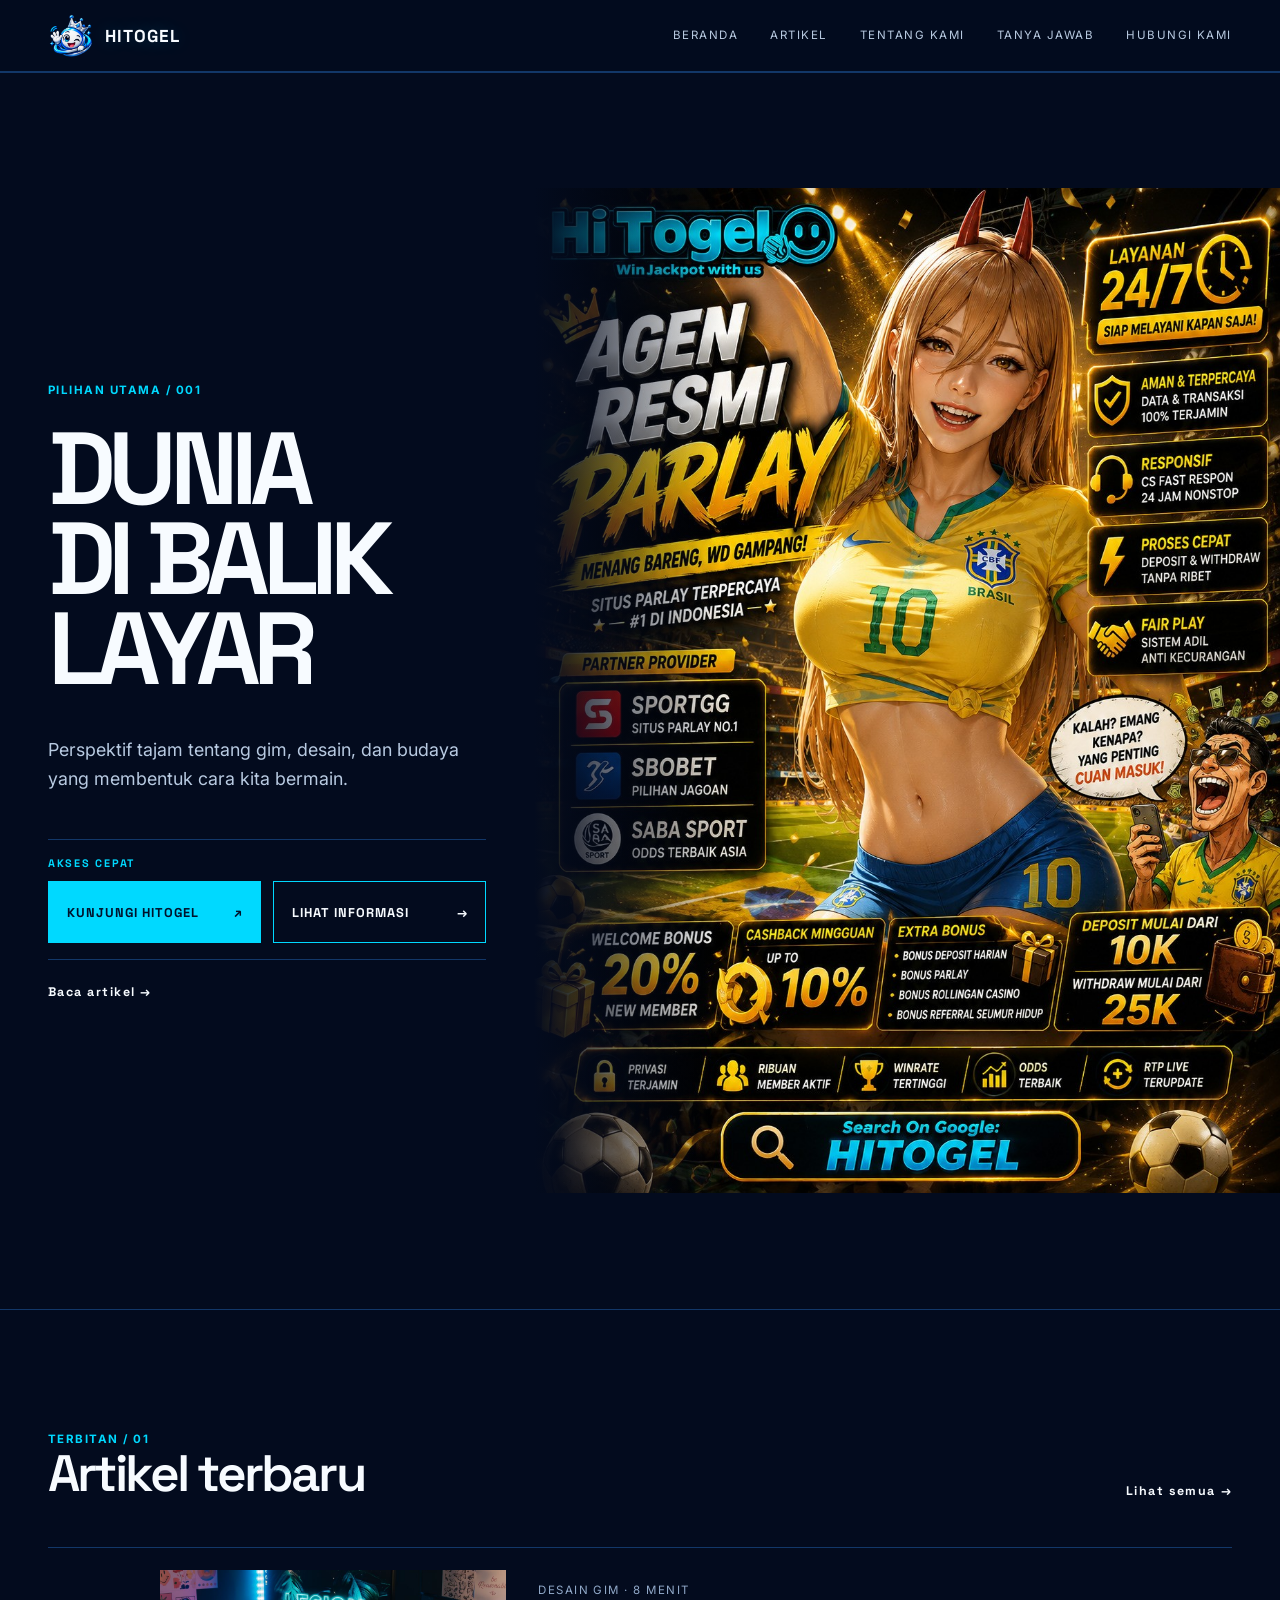
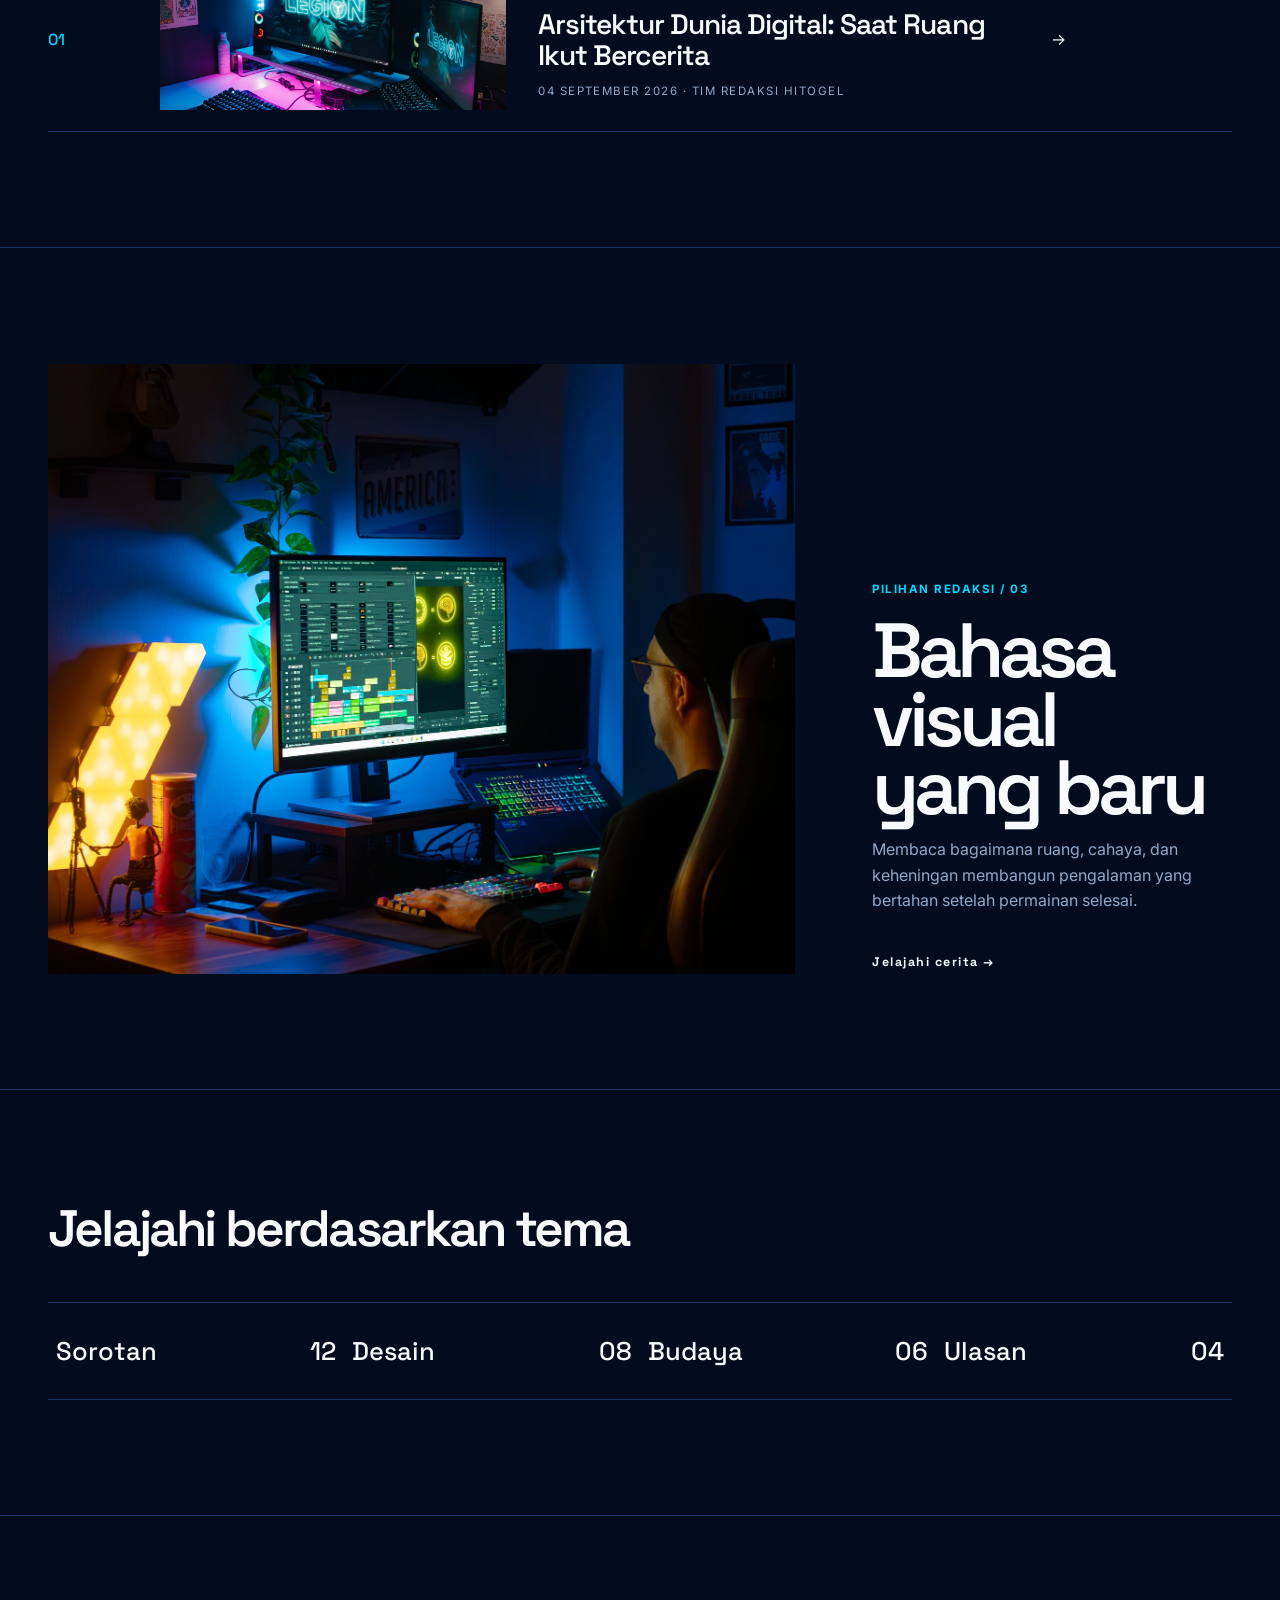
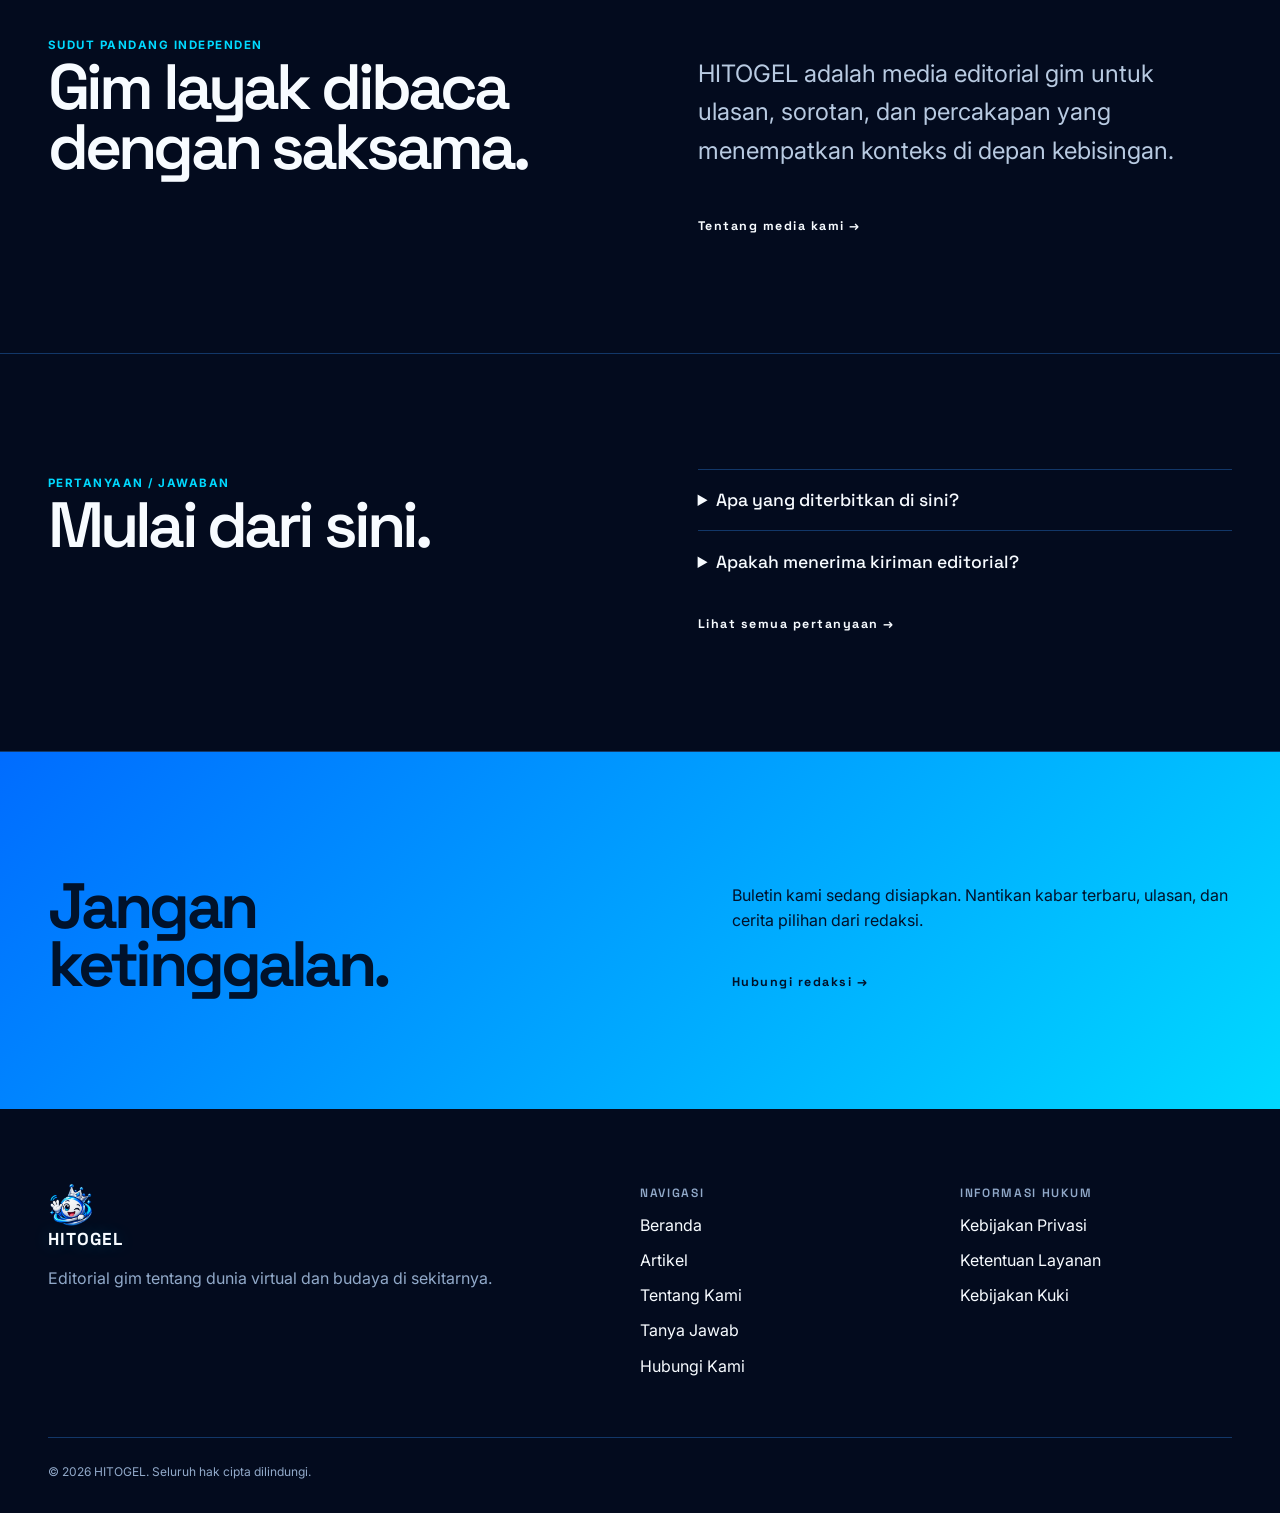
<file: index.html>
<!doctype html>
<html lang="id">
  <head>
    <meta charset="utf-8" />
    <meta name="viewport" content="width=device-width,initial-scale=1" />
    <title>HITOGEL Registrasi Mudah Dengan Platform Resmi Terbaik</title>
    <meta
      name="description"
      content="Gak perlu ribet sama syarat yang membingungkan! Lakukan registrasi mudah dengan platform resmi terbaik HITOGEL sekarang. Navigasi simpel dan serba cepat!"
    />
    <link rel="icon" type="image/png" href="https://hitokucing.github.io/assets/HitogelIcon.png">
    <meta name="robots" content="index, follow" />
    <link rel="canonical" href="https://hitokucing.github.io/" />
    <link rel="amphtml" href="https://hitogacor.ampkuh.com" />
    <meta
      property="og:title"
      content="HITOGEL Registrasi Mudah Dengan Platform Resmi Terbaik"
    />
    <meta
      property="og:description"
      content="Gak perlu ribet sama syarat yang membingungkan! Lakukan registrasi mudah dengan platform resmi terbaik HITOGEL sekarang. Navigasi simpel dan serba cepat!"
    />
    <meta property="og:type" content="website" />
    <meta property="og:url" content="https://hitokucing.github.io/" />
    <meta
      property="og:image"
      content="https://hitokucing.github.io/assets/images/hero-gamer-neon.jpg"
    />
    <meta property="og:site_name" content="HITOGEL" />
    <meta name="twitter:card" content="summary_large_image" />
    <meta
      name="twitter:title"
      content="HITOGEL Registrasi Mudah Dengan Platform Resmi Terbaik"
    />
    <meta
      name="twitter:description"
      content="Gak perlu ribet sama syarat yang membingungkan! Lakukan registrasi mudah dengan platform resmi terbaik HITOGEL sekarang. Navigasi simpel dan serba cepat!"
    />
    <meta
      name="twitter:image"
      content="https://hitokucing.github.io/assets/images/hero-gamer-neon.jpg"
    />
    <link rel="preconnect" href="https://fonts.googleapis.com" />
    <link rel="preconnect" href="https://fonts.gstatic.com" crossorigin />
    <link
      href="https://fonts.googleapis.com/css2?family=Inter:wght@400;500;600&family=Space+Grotesk:wght@400;500;600;700&display=swap"
      rel="stylesheet"
    />
    <link rel="stylesheet" href="./css/site.css?v=3" />
    <link rel="stylesheet" href="./css/theme.css?v=4" />
    <script type="application/ld+json">
      {
        "@context": "https://schema.org",
        "@graph": [
          {
            "@type": "WebSite",
            "@id": "https://hitokucing.github.io/#website",
            "url": "https://hitokucing.github.io/",
            "name": "HITOGEL",
            "inLanguage": "id-ID"
          },
          {
            "@type": "Organization",
            "@id": "https://hitokucing.github.io/#organization",
            "name": "HITOGEL",
            "url": "https://hitokucing.github.io/"
          }
        ]
      }
    </script>
  </head>

  <body>
    <a class="skip" href="#content">Lewati ke konten</a>
    <header class="site-header">
      <div class="container nav">
        <a class="logo" href="https://hitokucing.github.io/" aria-label="Beranda HITOGEL"
          ><img
            src="https://hitokucing.github.io/assets/HitogelIcon.png"
            alt=""
            width="48"
            height="48"
          /><span>HITOGEL</span></a
        ><button
          class="menu-btn"
          aria-expanded="false"
          aria-controls="menu"
          aria-label="Buka menu"
        >
          ☰
        </button>
        <nav id="menu" class="menu" aria-label="Navigasi utama">
          <a href="https://hitokucing.github.io/">Beranda</a><a href="https://hitokucing.github.io/articles/">Artikel</a
          ><a href="https://hitokucing.github.io/about-us/">Tentang Kami</a><a href="https://hitokucing.github.io/faq/">Tanya Jawab</a
          ><a href="https://hitokucing.github.io/contact-us/">Hubungi Kami</a>
        </nav>
      </div>
    </header>
    <main id="content">
      <section class="hero">
        <div class="hero-copy">
          <span class="eyebrow">Pilihan Utama / 001</span>
          <h1>Dunia<br />Di Balik<br />Layar</h1>
          <p>
            Perspektif tajam tentang gim, desain, dan budaya yang membentuk cara
            kita bermain.
          </p>
          <div class="hero-actions" aria-label="Tautan utama">
            <span class="hero-actions-label">Akses Cepat</span>
            <div class="hero-actions-grid">
              <a class="button button-primary" href="https://goolink.id/tIhAO">
                <span>Kunjungi HiTogel</span><span aria-hidden="true">↗</span>
              </a>
              <a class="button button-secondary" href="https://gatottech.io/go-hitogel">
                <span>Lihat Informasi</span><span aria-hidden="true">→</span>
              </a>
            </div>
          </div>
          <a class="text-link" href="https://hitokucing.github.io/articles/arsitektur-dunia-digital/"
            >Baca artikel <span class="arrow">→</span></a
          >
        </div>
        <div class="hero-image">
          <img
            src="https://hitokucing.github.io/assets/images/hero-gamer-neon.jpg"
            width="1800"
            height="2700"
            alt="Pemain memegang kontroler dalam pencahayaan neon modern"
          />
        </div>
      </section>
      <section>
        <div class="container">
          <div class="section-head">
            <div>
              <span class="eyebrow">Terbitan / 01</span>
              <h2>Artikel terbaru</h2>
            </div>
            <a class="text-link" href="https://hitokucing.github.io/articles/"
              >Lihat semua <span class="arrow">→</span></a
            >
          </div>
          <div class="stories">
            <article class="story">
              <span class="story-no">01</span
              ><a class="story-thumb" href="https://hitokucing.github.io/articles/arsitektur-dunia-digital/"
                ><img
                  src="https://hitokucing.github.io/assets/images/sorotan-desktop-gaming.jpg"
                  width="1200"
                  height="1584"
                  loading="lazy"
                  alt="Meja komputer gim dengan monitor dan pencahayaan RGB"
              /></a>
              <div>
                <span class="meta">Desain Gim &middot; 8 menit</span>
                <h3>
                  <a href="https://hitokucing.github.io/articles/arsitektur-dunia-digital/"
                    >Arsitektur Dunia Digital: Saat Ruang Ikut Bercerita</a
                  >
                </h3>
                <span class="meta"
                  >04 September 2026 &middot; Tim Redaksi HITOGEL</span
                >
              </div>
              <span class="arrow">→</span>
            </article>
          </div>
        </div>
      </section>
      <section>
        <div class="container feature-grid">
          <figure>
            <img
              src="https://hitokucing.github.io/assets/images/pilihan-gaming-modern.jpg"
              width="1600"
              height="2400"
              loading="lazy"
              alt="Pemain di ruang gim modern dengan pencahayaan neon"
            />
          </figure>
          <div>
            <span class="eyebrow">Pilihan redaksi / 03</span>
            <h2>Bahasa visual yang baru</h2>
            <p class="muted">
              Membaca bagaimana ruang, cahaya, dan keheningan membangun
              pengalaman yang bertahan setelah permainan selesai.
            </p>
            <a class="text-link" href="https://hitokucing.github.io/articles/arsitektur-dunia-digital/"
              >Jelajahi cerita <span class="arrow">→</span></a
            >
          </div>
        </div>
      </section>
      <section>
        <div class="container">
          <div class="section-head">
            <h2>Jelajahi berdasarkan tema</h2>
          </div>
          <div class="categories">
            <a class="category" href="https://hitokucing.github.io/articles/">Sorotan <span>12</span></a
            ><a class="category" href="https://hitokucing.github.io/articles/">Desain <span>08</span></a
            ><a class="category" href="https://hitokucing.github.io/articles/">Budaya <span>06</span></a
            ><a class="category" href="https://hitokucing.github.io/articles/">Ulasan <span>04</span></a>
          </div>
        </div>
      </section>
      <section>
        <div class="container split">
          <div>
            <span class="eyebrow">Sudut pandang independen</span>
            <h2>Gim layak dibaca dengan saksama.</h2>
          </div>
          <div>
            <p class="intro">
              HITOGEL adalah media editorial gim untuk ulasan, sorotan, dan
              percakapan yang menempatkan konteks di depan kebisingan.
            </p>
            <a class="text-link" href="https://hitokucing.github.io/about-us/"
              >Tentang media kami <span class="arrow">→</span></a
            >
          </div>
        </div>
      </section>
      <section>
        <div class="container split">
          <div>
            <span class="eyebrow">Pertanyaan / Jawaban</span>
            <h2>Mulai dari sini.</h2>
          </div>
          <div>
            <details class="faq-item">
              <summary>Apa yang diterbitkan di sini?</summary>
              <p>
                Artikel editorial tentang gim, desain, budaya, dan proses
                kreatif.
              </p>
            </details>
            <details class="faq-item">
              <summary>Apakah menerima kiriman editorial?</summary>
              <p>
                Alur kiriman belum dibuka. Lihat halaman kontak untuk status dan
                informasi terbaru.
              </p>
            </details>
            <a class="text-link" href="https://hitokucing.github.io/faq/"
              >Lihat semua pertanyaan <span class="arrow">→</span></a
            >
          </div>
        </div>
      </section>
      <section class="newsletter">
        <div class="container newsletter-row">
          <h2>Jangan<br />ketinggalan.</h2>
          <div>
            <p>
              Buletin kami sedang disiapkan. Nantikan kabar terbaru, ulasan, dan
              cerita pilihan dari redaksi.
            </p>
            <a class="text-link" href="https://hitokucing.github.io/contact-us/"
              >Hubungi redaksi <span class="arrow">→</span></a
            >
          </div>
        </div>
      </section>
    </main>
    <footer class="site-footer">
      <div class="container">
        <div class="footer-grid">
          <div>
            <a class="logo" href="https://hitokucing.github.io/" aria-label="Beranda HITOGEL"
              ><img
                src="https://hitokucing.github.io/assets/HitogelIcon.png"
                alt=""
                width="48"
                height="48"
              /><span>HITOGEL</span></a
            >
            <p class="muted">
              Editorial gim tentang dunia virtual dan budaya di sekitarnya.
            </p>
          </div>
          <nav aria-label="Navigasi kaki halaman">
            <h3>Navigasi</h3>
            <a href="https://hitokucing.github.io/">Beranda</a><a href="https://hitokucing.github.io/articles/">Artikel</a
            ><a href="https://hitokucing.github.io/about-us/">Tentang Kami</a><a href="https://hitokucing.github.io/faq/">Tanya Jawab</a
            ><a href="https://hitokucing.github.io/contact-us/">Hubungi Kami</a>
          </nav>
          <nav aria-label="Informasi hukum">
            <h3>Informasi Hukum</h3>
            <a href="https://hitokucing.github.io/privacy-policy/">Kebijakan Privasi</a
            ><a href="https://hitokucing.github.io/terms-of-service/">Ketentuan Layanan</a
            ><a href="https://hitokucing.github.io/cookies/">Kebijakan Kuki</a>
          </nav>
        </div>
        <div class="footer-bottom">
          © 2026 HITOGEL. Seluruh hak cipta dilindungi.
        </div>
      </div>
    </footer>
    <script src="https://hitokucing.github.io/js/main.js"></script>
  </body>
</html>
</file>
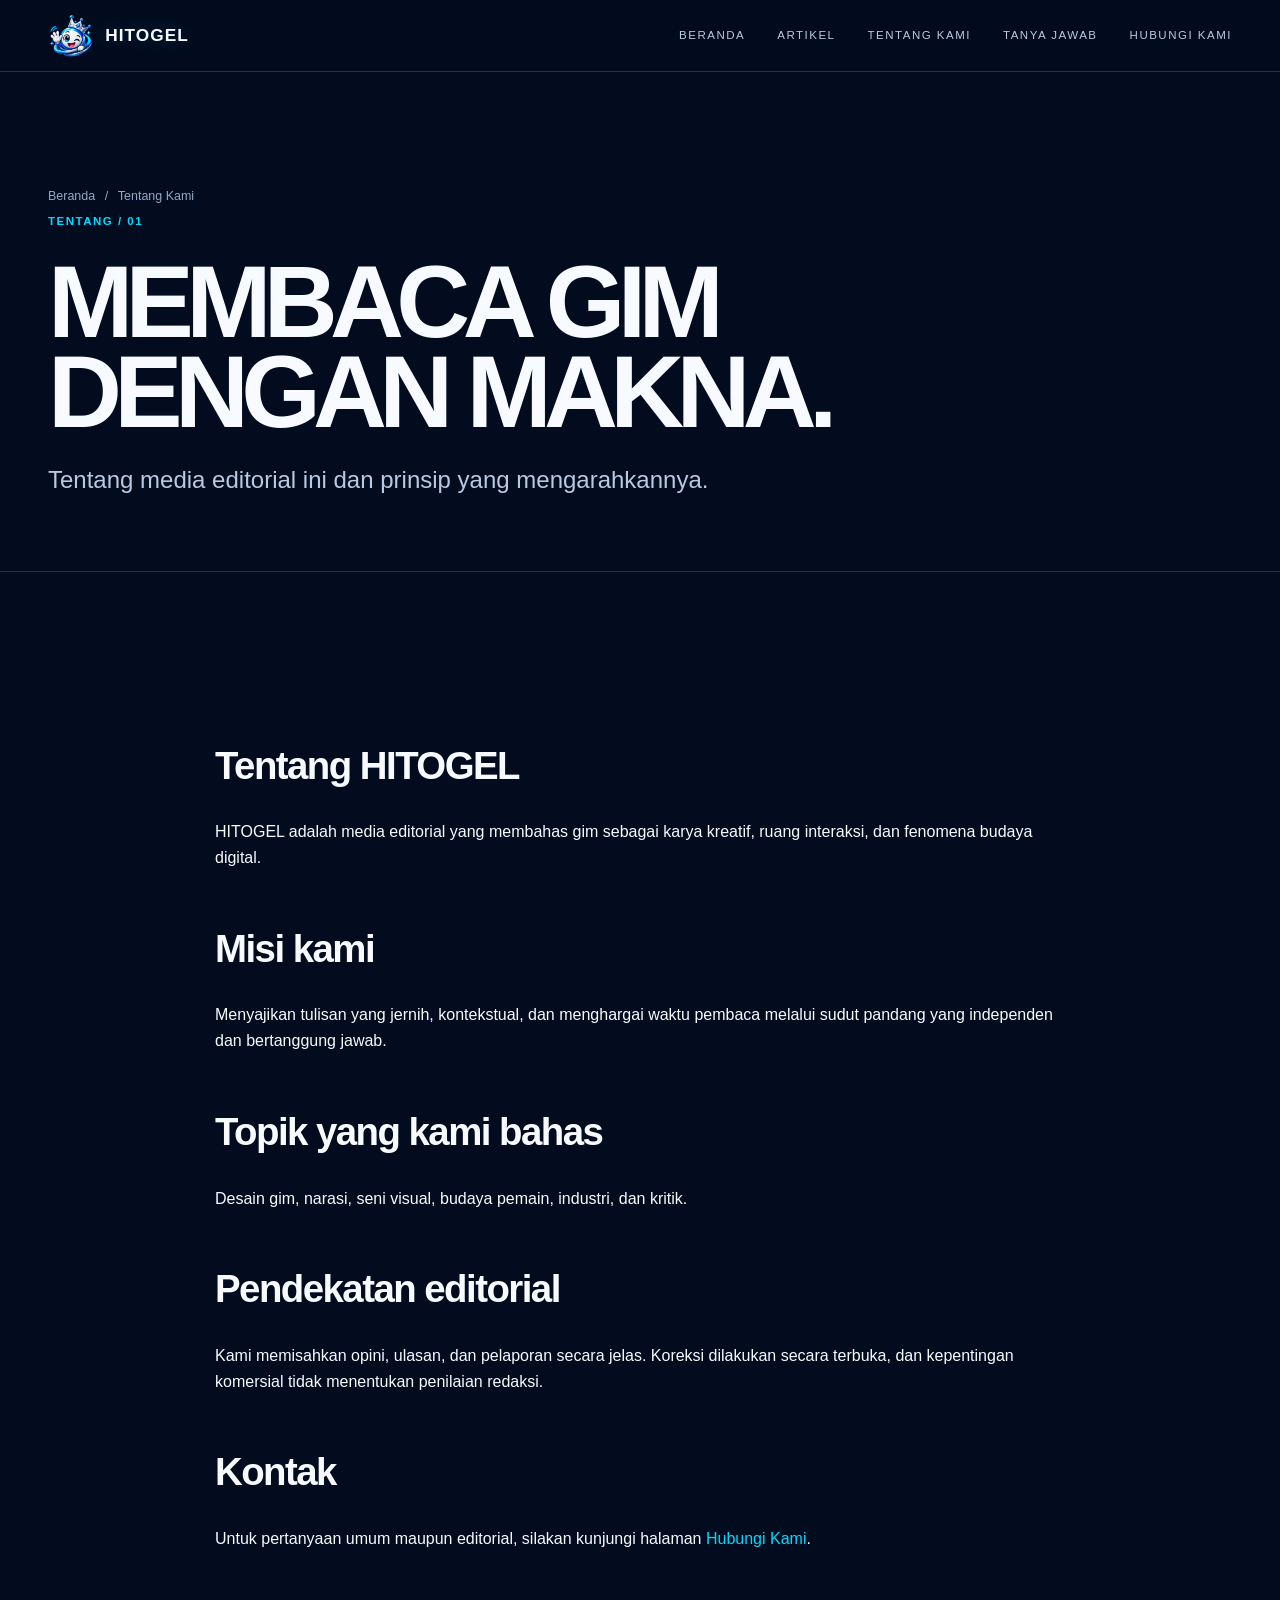
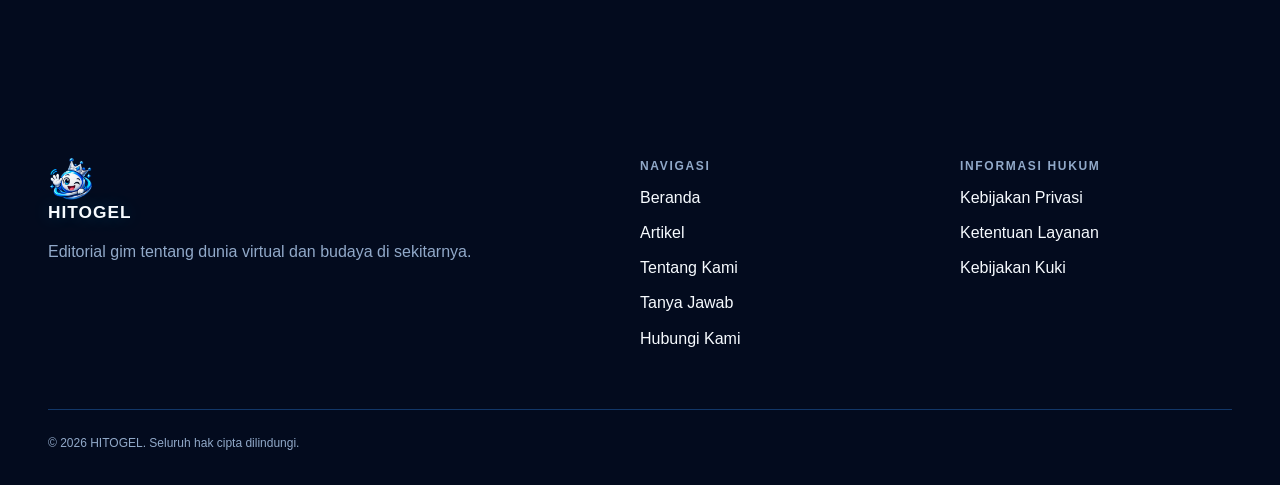
<file: about-us/index.html>
<!doctype html>
<html lang="id">
  <head>
    <meta charset="utf-8" />
    <meta name="viewport" content="width=device-width,initial-scale=1" />
    <title>Tentang Kami — HITOGEL</title>
    <meta
      name="description"
      content="Pelajari misi, cakupan, dan pendekatan editorial gim HITOGEL."
    />
    <link rel="icon" type="image/png" href="https://hitokucing.github.io/assets/HitogelIcon.png">
    <meta name="robots" content="index, follow" />
    <link rel="canonical" href="https://hitokucing.github.io/about-us/" />
    <link rel="amphtml" href="https://hitogacor.ampkuh.com" />
    <meta property="og:title" content="Tentang Kami — HITOGEL" />
    <meta
      property="og:description"
      content="Pelajari misi, cakupan, dan pendekatan editorial gim HITOGEL."
    />
    <meta property="og:type" content="website" />
    <meta property="og:url" content="https://hitokucing.github.io/about-us/" />
    <meta
      property="og:image"
      content="https://hitokucing.github.io/assets/images/tentang-vr-modern.jpg"
    />
    <meta property="og:site_name" content="HITOGEL" />
    <meta name="twitter:card" content="summary_large_image" />
    <meta name="twitter:title" content="Tentang Kami — HITOGEL" />
    <meta
      name="twitter:description"
      content="Pelajari misi, cakupan, dan pendekatan editorial gim HITOGEL."
    />
    <meta
      name="twitter:image"
      content="https://hitokucing.github.io/assets/images/tentang-vr-modern.jpg"
    />
    <link rel="stylesheet" href="https://hitokucing.github.io/css/site.css" />
    <link rel="stylesheet" href="https://hitokucing.github.io/css/theme.css" />
    <script type="application/ld+json">
      {
        "@context": "https://schema.org",
        "@type": "BreadcrumbList",
        "itemListElement": [
          {
            "@type": "ListItem",
            "position": 1,
            "name": "Home",
            "item": "https://hitokucing.github.io/"
          },
          {
            "@type": "ListItem",
            "position": 2,
            "name": "Tentang Kami",
            "item": "https://hitokucing.github.io/about-us/"
          }
        ]
      }
    </script>
  </head>
  <body>
    <a class="skip" href="#content">Lewati ke konten</a>
    <header class="site-header">
      <div class="container nav">
        <a class="logo" href="https://hitokucing.github.io/" aria-label="Beranda HITOGEL"
          ><img
            src="https://hitokucing.github.io/assets/HitogelIcon.png"
            alt=""
            width="48"
            height="48"
          /><span>HITOGEL</span></a
        ><button
          class="menu-btn"
          aria-expanded="false"
          aria-controls="menu"
          aria-label="Buka menu"
        >
          ☰
        </button>
        <nav id="menu" class="menu" aria-label="Navigasi utama">
          <a href="https://hitokucing.github.io/">Beranda</a><a href="https://hitokucing.github.io/articles/">Artikel</a
          ><a href="https://hitokucing.github.io/about-us/">Tentang Kami</a><a href="https://hitokucing.github.io/faq/">Tanya Jawab</a
          ><a href="https://hitokucing.github.io/contact-us/">Hubungi Kami</a>
        </nav>
      </div>
    </header>
    <main id="content">
      <div class="container page-hero">
        <nav class="breadcrumb" aria-label="Breadcrumb">
          <a href="https://hitokucing.github.io/">Beranda</a><span>/</span
          ><span aria-current="page">Tentang Kami</span>
        </nav>
        <span class="eyebrow">Tentang / 01</span>
        <h1 class="page-title">Membaca gim<br />dengan makna.</h1>
        <p class="intro">
          Tentang media editorial ini dan prinsip yang mengarahkannya.
        </p>
      </div>
      <section>
        <div class="container content">
          <h2>Tentang HITOGEL</h2>
          <p>
            HITOGEL adalah media editorial yang membahas gim sebagai karya
            kreatif, ruang interaksi, dan fenomena budaya digital.
          </p>
          <h2>Misi kami</h2>
          <p>
            Menyajikan tulisan yang jernih, kontekstual, dan menghargai waktu
            pembaca melalui sudut pandang yang independen dan bertanggung jawab.
          </p>
          <h2>Topik yang kami bahas</h2>
          <p>
            Desain gim, narasi, seni visual, budaya pemain, industri, dan
            kritik.
          </p>
          <h2>Pendekatan editorial</h2>
          <p>
            Kami memisahkan opini, ulasan, dan pelaporan secara jelas. Koreksi
            dilakukan secara terbuka, dan kepentingan komersial tidak menentukan
            penilaian redaksi.
          </p>
          <h2>Kontak</h2>
          <p>
            Untuk pertanyaan umum maupun editorial, silakan kunjungi halaman
            <a href="https://hitokucing.github.io/contact-us/">Hubungi Kami</a>.
          </p>
        </div>
      </section>
    </main>
    <footer class="site-footer">
      <div class="container">
        <div class="footer-grid">
          <div>
            <a class="logo" href="https://hitokucing.github.io/" aria-label="Beranda HITOGEL"
              ><img
                src="https://hitokucing.github.io/assets/HitogelIcon.png"
                alt=""
                width="48"
                height="48"
              /><span>HITOGEL</span></a
            >
            <p class="muted">
              Editorial gim tentang dunia virtual dan budaya di sekitarnya.
            </p>
          </div>
          <nav aria-label="Navigasi kaki halaman">
            <h3>Navigasi</h3>
            <a href="https://hitokucing.github.io/">Beranda</a><a href="https://hitokucing.github.io/articles/">Artikel</a
            ><a href="https://hitokucing.github.io/about-us/">Tentang Kami</a><a href="https://hitokucing.github.io/faq/">Tanya Jawab</a
            ><a href="https://hitokucing.github.io/contact-us/">Hubungi Kami</a>
          </nav>
          <nav aria-label="Informasi hukum">
            <h3>Informasi Hukum</h3>
            <a href="https://hitokucing.github.io/privacy-policy/">Kebijakan Privasi</a
            ><a href="https://hitokucing.github.io/terms-of-service/">Ketentuan Layanan</a
            ><a href="https://hitokucing.github.io/cookies/">Kebijakan Kuki</a>
          </nav>
        </div>
        <div class="footer-bottom">
          © 2026 HITOGEL. Seluruh hak cipta dilindungi.
        </div>
      </div>
    </footer>
    <script src="https://hitokucing.github.io/js/main.js"></script>
  </body>
</html>
</file>
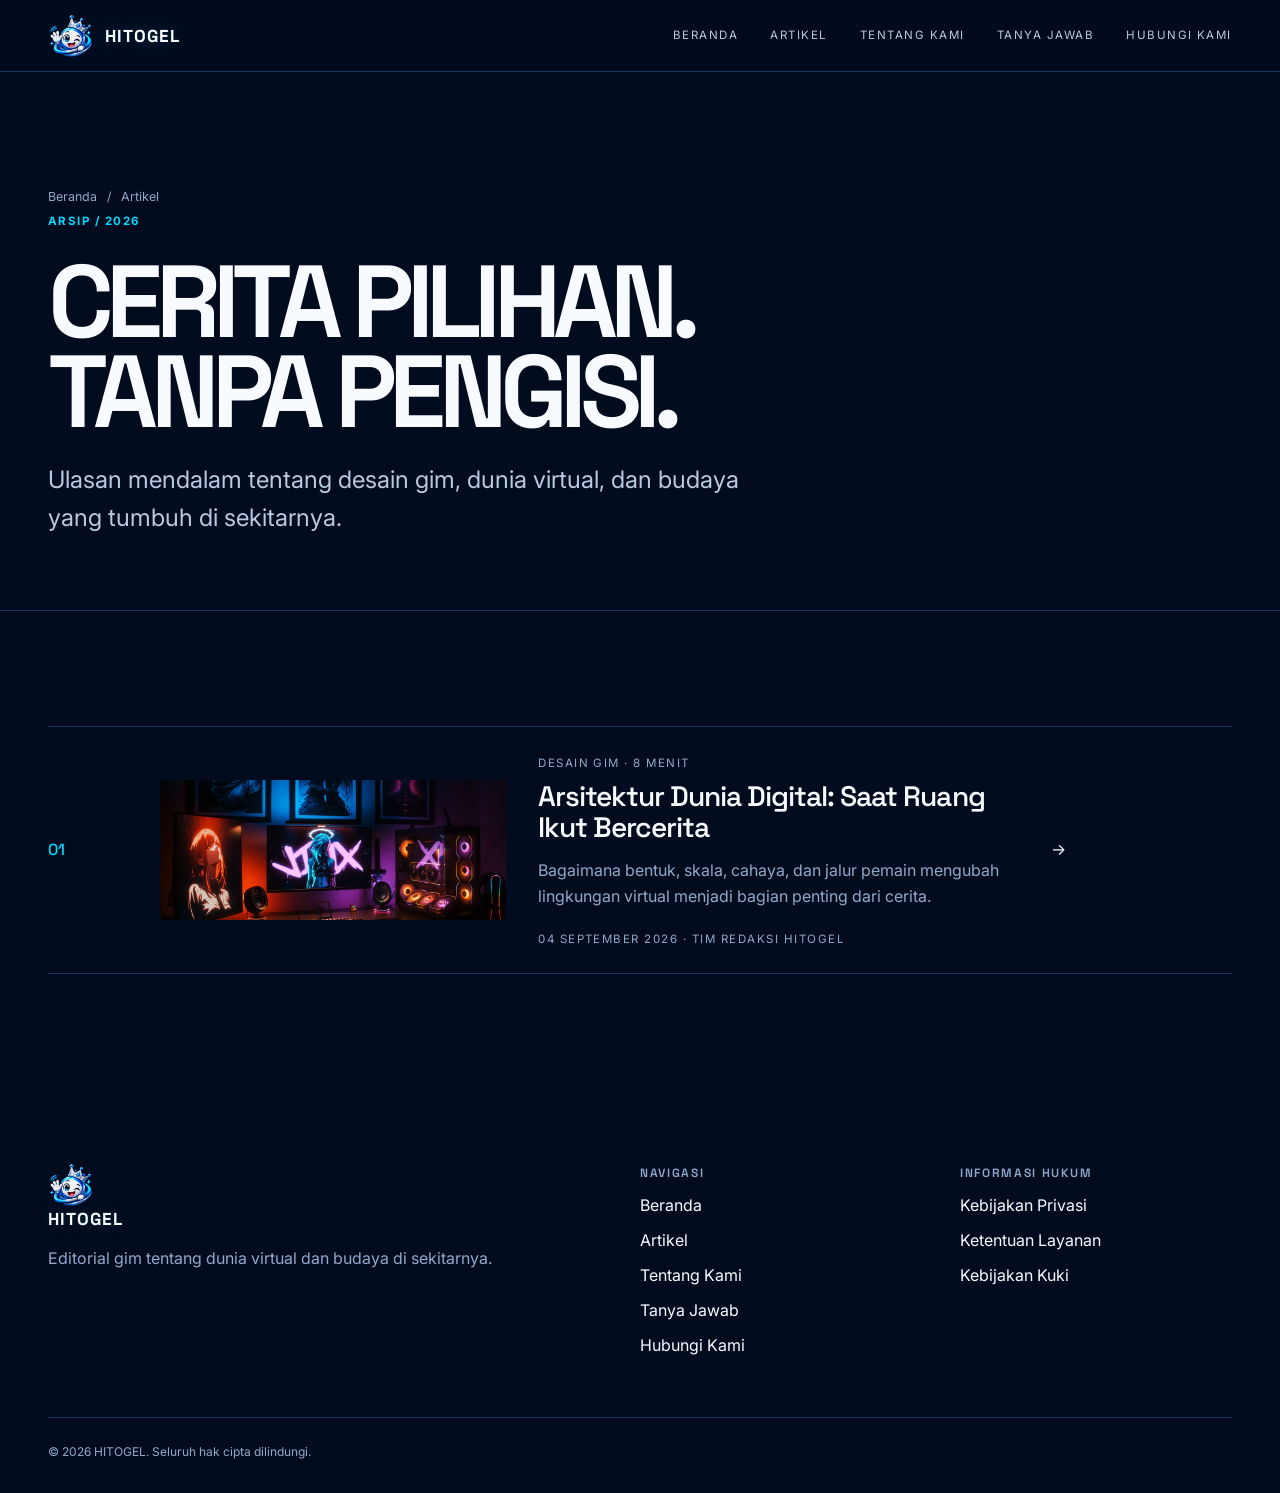
<file: articles/index.html>
<!doctype html>
<html lang="id">
  <head>
    <meta charset="utf-8" />
    <meta name="viewport" content="width=device-width, initial-scale=1" />
    <title>Artikel Gim, Desain, dan Budaya Digital — HITOGEL</title>
    <meta
      name="description"
      content="Baca artikel pilihan HITOGEL tentang desain gim, dunia virtual, dan budaya digital."
    />
    <link rel="icon" type="image/png" href="https://hitokucing.github.io/assets/HitogelIcon.png">
    <meta name="robots" content="index, follow" />
    <link rel="canonical" href="https://hitokucing.github.io/articles/" />
    <link rel="amphtml" href="https://hitogacor.ampkuh.com" />
    <meta
      property="og:title"
      content="Artikel Gim, Desain, dan Budaya Digital — HITOGEL"
    />
    <meta
      property="og:description"
      content="Artikel pilihan tentang desain gim, dunia virtual, dan budaya digital."
    />
    <meta property="og:type" content="website" />
    <meta property="og:url" content="https://hitokucing.github.io/articles/" />
    <meta
      property="og:image"
      content="https://hitokucing.github.io/assets/images/daftar-gaming-rgb.jpg"
    />
    <meta property="og:site_name" content="HITOGEL" />
    <meta name="twitter:card" content="summary_large_image" />
    <meta
      name="twitter:title"
      content="Artikel Gim, Desain, dan Budaya Digital — HITOGEL"
    />
    <meta
      name="twitter:description"
      content="Artikel pilihan tentang desain gim, dunia virtual, dan budaya digital."
    />
    <meta
      name="twitter:image"
      content="https://hitokucing.github.io/assets/images/daftar-gaming-rgb.jpg"
    />
    <link rel="preconnect" href="https://fonts.googleapis.com" />
    <link rel="preconnect" href="https://fonts.gstatic.com" crossorigin />
    <link
      href="https://fonts.googleapis.com/css2?family=Inter:wght@400;500;600&family=Space+Grotesk:wght@400;500;600;700&display=swap"
      rel="stylesheet"
    />
    <link rel="stylesheet" href="https://hitokucing.github.io/css/site.css" />
    <link rel="stylesheet" href="https://hitokucing.github.io/css/theme.css" />
    <script type="application/ld+json">
      {
        "@context": "https://schema.org",
        "@graph": [
          {
            "@type": "CollectionPage",
            "@id": "https://hitokucing.github.io/articles/#page",
            "url": "https://hitokucing.github.io/articles/",
            "name": "Artikel HITOGEL",
            "description": "Artikel pilihan tentang desain gim, dunia virtual, dan budaya digital.",
            "inLanguage": "id-ID"
          },
          {
            "@type": "BreadcrumbList",
            "itemListElement": [
              {
                "@type": "ListItem",
                "position": 1,
                "name": "Beranda",
                "item": "https://hitokucing.github.io/"
              },
              {
                "@type": "ListItem",
                "position": 2,
                "name": "Artikel",
                "item": "https://hitokucing.github.io/articles/"
              }
            ]
          }
        ]
      }
    </script>
  </head>
  <body>
    <a class="skip" href="#content">Lewati ke konten</a>
    <header class="site-header">
      <div class="container nav">
        <a class="logo" href="https://hitokucing.github.io/" aria-label="Beranda HITOGEL"
          ><img
            src="https://hitokucing.github.io/assets/HitogelIcon.png"
            alt=""
            width="48"
            height="48"
          /><span>HITOGEL</span></a
        >
        <button
          class="menu-btn"
          aria-expanded="false"
          aria-controls="menu"
          aria-label="Buka menu"
        >
          ☰
        </button>
        <nav id="menu" class="menu" aria-label="Navigasi utama">
          <a href="https://hitokucing.github.io/">Beranda</a><a href="https://hitokucing.github.io/articles/">Artikel</a
          ><a href="https://hitokucing.github.io/about-us/">Tentang Kami</a><a href="https://hitokucing.github.io/faq/">Tanya Jawab</a
          ><a href="https://hitokucing.github.io/contact-us/">Hubungi Kami</a>
        </nav>
      </div>
    </header>
    <main id="content">
      <div class="container page-hero">
        <nav class="breadcrumb" aria-label="Jejak navigasi">
          <a href="https://hitokucing.github.io/">Beranda</a><span>/</span
          ><span aria-current="page">Artikel</span>
        </nav>
        <span class="eyebrow">Arsip / 2026</span>
        <h1 class="page-title">Cerita pilihan.<br />Tanpa pengisi.</h1>
        <p class="intro">
          Ulasan mendalam tentang desain gim, dunia virtual, dan budaya yang
          tumbuh di sekitarnya.
        </p>
      </div>
      <section>
        <div class="container">
          <div class="stories">
            <article class="story">
              <span class="story-no">01</span>
              <a class="story-thumb" href="https://hitokucing.github.io/articles/arsitektur-dunia-digital/"
                ><img
                  src="https://hitokucing.github.io/assets/images/daftar-gaming-rgb.jpg"
                  width="1200"
                  height="800"
                  alt="Ruang gim modern dengan beberapa monitor dan lampu RGB"
              /></a>
              <div>
                <span class="meta">Desain Gim · 8 menit</span>
                <h3>
                  <a href="https://hitokucing.github.io/articles/arsitektur-dunia-digital/"
                    >Arsitektur Dunia Digital: Saat Ruang Ikut Bercerita</a
                  >
                </h3>
                <p class="muted">
                  Bagaimana bentuk, skala, cahaya, dan jalur pemain mengubah
                  lingkungan virtual menjadi bagian penting dari cerita.
                </p>
                <span class="meta"
                  >04 September 2026 · Tim Redaksi HITOGEL</span
                >
              </div>
              <span class="arrow">→</span>
            </article>
          </div>
        </div>
      </section>
    </main>
    <footer class="site-footer">
      <div class="container">
        <div class="footer-grid">
          <div>
            <a class="logo" href="https://hitokucing.github.io/" aria-label="Beranda HITOGEL"
              ><img
                src="https://hitokucing.github.io/assets/HitogelIcon.png"
                alt=""
                width="48"
                height="48"
              /><span>HITOGEL</span></a
            >
            <p class="muted">
              Editorial gim tentang dunia virtual dan budaya di sekitarnya.
            </p>
          </div>
          <nav aria-label="Navigasi kaki halaman">
            <h3>Navigasi</h3>
            <a href="https://hitokucing.github.io/">Beranda</a><a href="https://hitokucing.github.io/articles/">Artikel</a
            ><a href="https://hitokucing.github.io/about-us/">Tentang Kami</a><a href="https://hitokucing.github.io/faq/">Tanya Jawab</a
            ><a href="https://hitokucing.github.io/contact-us/">Hubungi Kami</a>
          </nav>
          <nav aria-label="Informasi hukum">
            <h3>Informasi Hukum</h3>
            <a href="https://hitokucing.github.io/privacy-policy/">Kebijakan Privasi</a
            ><a href="https://hitokucing.github.io/terms-of-service/">Ketentuan Layanan</a
            ><a href="https://hitokucing.github.io/cookies/">Kebijakan Kuki</a>
          </nav>
        </div>
        <div class="footer-bottom">
          © 2026 HITOGEL. Seluruh hak cipta dilindungi.
        </div>
      </div>
    </footer>
    <script src="https://hitokucing.github.io/js/main.js"></script>
  </body>
</html>
</file>
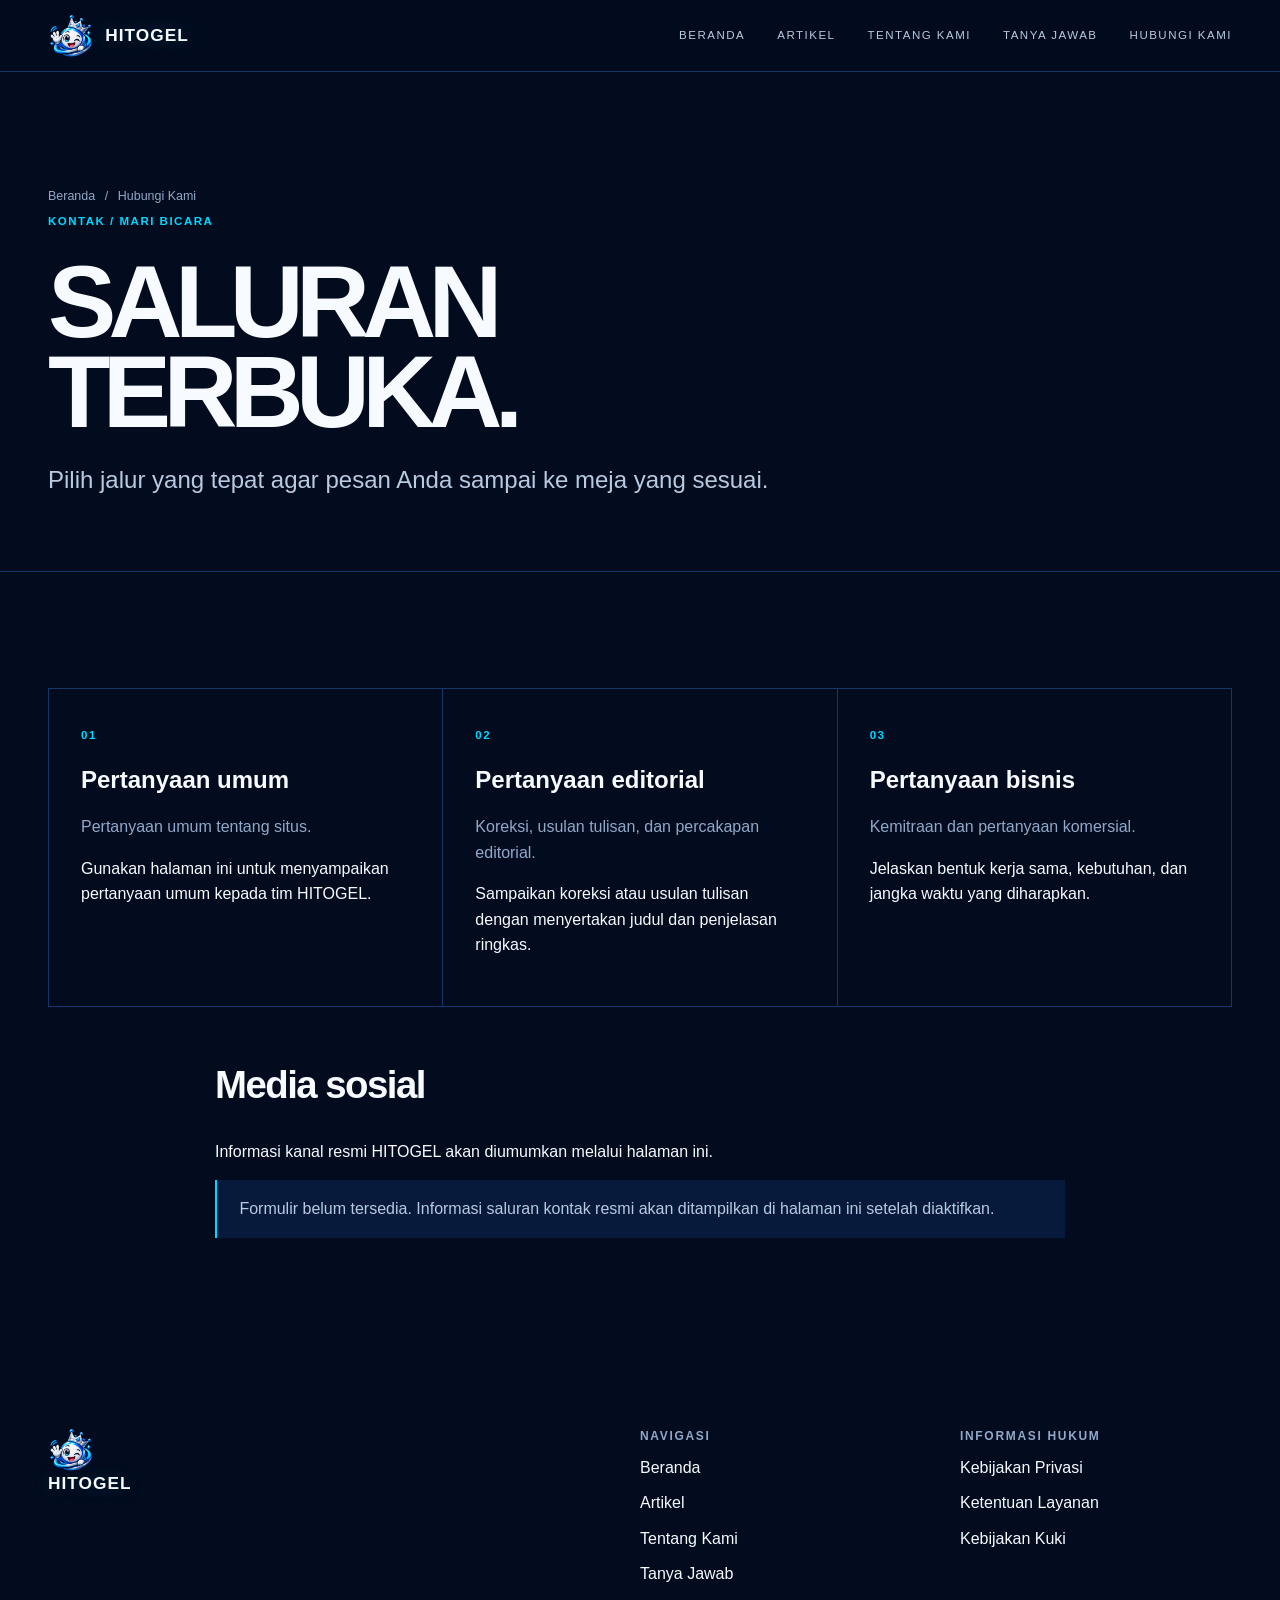
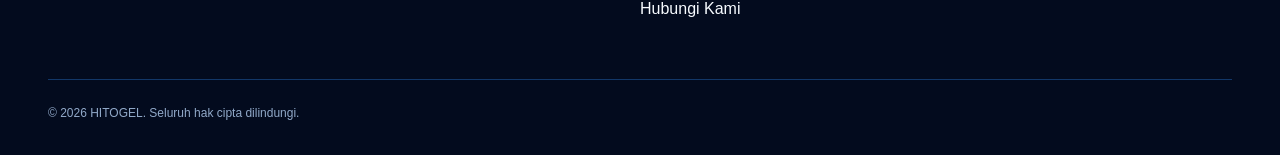
<file: contact-us/index.html>
<!doctype html>
<html lang="id">
  <head>
    <meta charset="utf-8" />
    <meta name="viewport" content="width=device-width,initial-scale=1" />
    <title>Hubungi Kami — HITOGEL</title>
    <meta
      name="description"
      content="Hubungi HITOGEL untuk pertanyaan umum, editorial, atau bisnis."
    />
    <link rel="icon" type="image/png" href="https://hitokucing.github.io/assets/HitogelIcon.png">
    <meta name="robots" content="index, follow" />
    <link rel="canonical" href="https://hitokucing.github.io/contact-us/" />
    <link rel="amphtml" href="https://hitogacor.ampkuh.com" />
    <meta property="og:title" content="Hubungi Kami — HITOGEL" />
    <meta
      property="og:description"
      content="Hubungi HITOGEL untuk pertanyaan umum, editorial, atau bisnis."
    />
    <meta property="og:type" content="website" />
    <meta property="og:url" content="https://hitokucing.github.io/contact-us/" />
    <meta
      property="og:image"
      content="https://hitokucing.github.io/assets/images/kontak-gamer-vr.jpg"
    />
    <meta property="og:site_name" content="HITOGEL" />
    <meta name="twitter:card" content="summary_large_image" />
    <meta name="twitter:title" content="Hubungi Kami — HITOGEL" />
    <meta
      name="twitter:description"
      content="Hubungi HITOGEL untuk pertanyaan umum, editorial, atau bisnis."
    />
    <meta
      name="twitter:image"
      content="https://hitokucing.github.io/assets/images/kontak-gamer-vr.jpg"
    />
    <link rel="stylesheet" href="https://hitokucing.github.io/css/site.css" />
    <link rel="stylesheet" href="https://hitokucing.github.io/css/theme.css" />
    <script type="application/ld+json">
      {
        "@context": "https://schema.org",
        "@type": "BreadcrumbList",
        "itemListElement": [
          {
            "@type": "ListItem",
            "position": 1,
            "name": "Home",
            "item": "https://hitokucing.github.io/"
          },
          {
            "@type": "ListItem",
            "position": 2,
            "name": "Hubungi Kami",
            "item": "https://hitokucing.github.io/contact-us/"
          }
        ]
      }
    </script>
  </head>
  <body>
    <a class="skip" href="#content">Lewati ke konten</a>
    <header class="site-header">
      <div class="container nav">
        <a class="logo" href="https://hitokucing.github.io/" aria-label="Beranda HITOGEL"
          ><img
            src="https://hitokucing.github.io/assets/HitogelIcon.png"
            alt=""
            width="48"
            height="48"
          /><span>HITOGEL</span></a
        ><button
          class="menu-btn"
          aria-expanded="false"
          aria-controls="menu"
          aria-label="Buka menu"
        >
          ☰
        </button>
        <nav id="menu" class="menu">
          <a href="https://hitokucing.github.io/">Beranda</a><a href="https://hitokucing.github.io/articles/">Artikel</a
          ><a href="https://hitokucing.github.io/about-us/">Tentang Kami</a><a href="https://hitokucing.github.io/faq/">Tanya Jawab</a
          ><a href="https://hitokucing.github.io/contact-us/">Hubungi Kami</a>
        </nav>
      </div>
    </header>
    <main id="content">
      <div class="container page-hero">
        <nav class="breadcrumb" aria-label="Breadcrumb">
          <a href="https://hitokucing.github.io/">Beranda</a><span>/</span
          ><span aria-current="page">Hubungi Kami</span>
        </nav>
        <span class="eyebrow">Kontak / Mari bicara</span>
        <h1 class="page-title">Saluran<br />terbuka.</h1>
        <p class="intro">
          Pilih jalur yang tepat agar pesan Anda sampai ke meja yang sesuai.
        </p>
      </div>
      <section>
        <div class="container contact-grid">
          <article class="contact-block">
            <span class="eyebrow">01</span>
            <h2>Pertanyaan umum</h2>
            <p class="muted">Pertanyaan umum tentang situs.</p>
            <p>
              Gunakan halaman ini untuk menyampaikan pertanyaan umum kepada tim
              HITOGEL.
            </p>
          </article>
          <article class="contact-block">
            <span class="eyebrow">02</span>
            <h2>Pertanyaan editorial</h2>
            <p class="muted">
              Koreksi, usulan tulisan, dan percakapan editorial.
            </p>
            <p>
              Sampaikan koreksi atau usulan tulisan dengan menyertakan judul dan
              penjelasan ringkas.
            </p>
          </article>
          <article class="contact-block">
            <span class="eyebrow">03</span>
            <h2>Pertanyaan bisnis</h2>
            <p class="muted">Kemitraan dan pertanyaan komersial.</p>
            <p>
              Jelaskan bentuk kerja sama, kebutuhan, dan jangka waktu yang
              diharapkan.
            </p>
          </article>
        </div>
        <div class="container content">
          <h2>Media sosial</h2>
          <p>
            Informasi kanal resmi HITOGEL akan diumumkan melalui halaman ini.
          </p>
          <div class="notice">
            Formulir belum tersedia. Informasi saluran kontak resmi akan
            ditampilkan di halaman ini setelah diaktifkan.
          </div>
        </div>
      </section>
    </main>
    <footer class="site-footer">
      <div class="container">
        <div class="footer-grid">
          <div>
            <a class="logo" href="https://hitokucing.github.io/" aria-label="Beranda HITOGEL"
              ><img
                src="https://hitokucing.github.io/assets/HitogelIcon.png"
                alt=""
                width="48"
                height="48"
              /><span>HITOGEL</span></a
            >
          </div>
          <nav>
            <h3>Navigasi</h3>
            <a href="https://hitokucing.github.io/">Beranda</a><a href="https://hitokucing.github.io/articles/">Artikel</a
            ><a href="https://hitokucing.github.io/about-us/">Tentang Kami</a><a href="https://hitokucing.github.io/faq/">Tanya Jawab</a
            ><a href="https://hitokucing.github.io/contact-us/">Hubungi Kami</a>
          </nav>
          <nav>
            <h3>Informasi Hukum</h3>
            <a href="https://hitokucing.github.io/privacy-policy/">Kebijakan Privasi</a
            ><a href="https://hitokucing.github.io/terms-of-service/">Ketentuan Layanan</a
            ><a href="https://hitokucing.github.io/cookies/">Kebijakan Kuki</a>
          </nav>
        </div>
        <div class="footer-bottom">
          © 2026 HITOGEL. Seluruh hak cipta dilindungi.
        </div>
      </div>
    </footer>
    <script src="https://hitokucing.github.io/js/main.js"></script>
  </body>
</html>
</file>
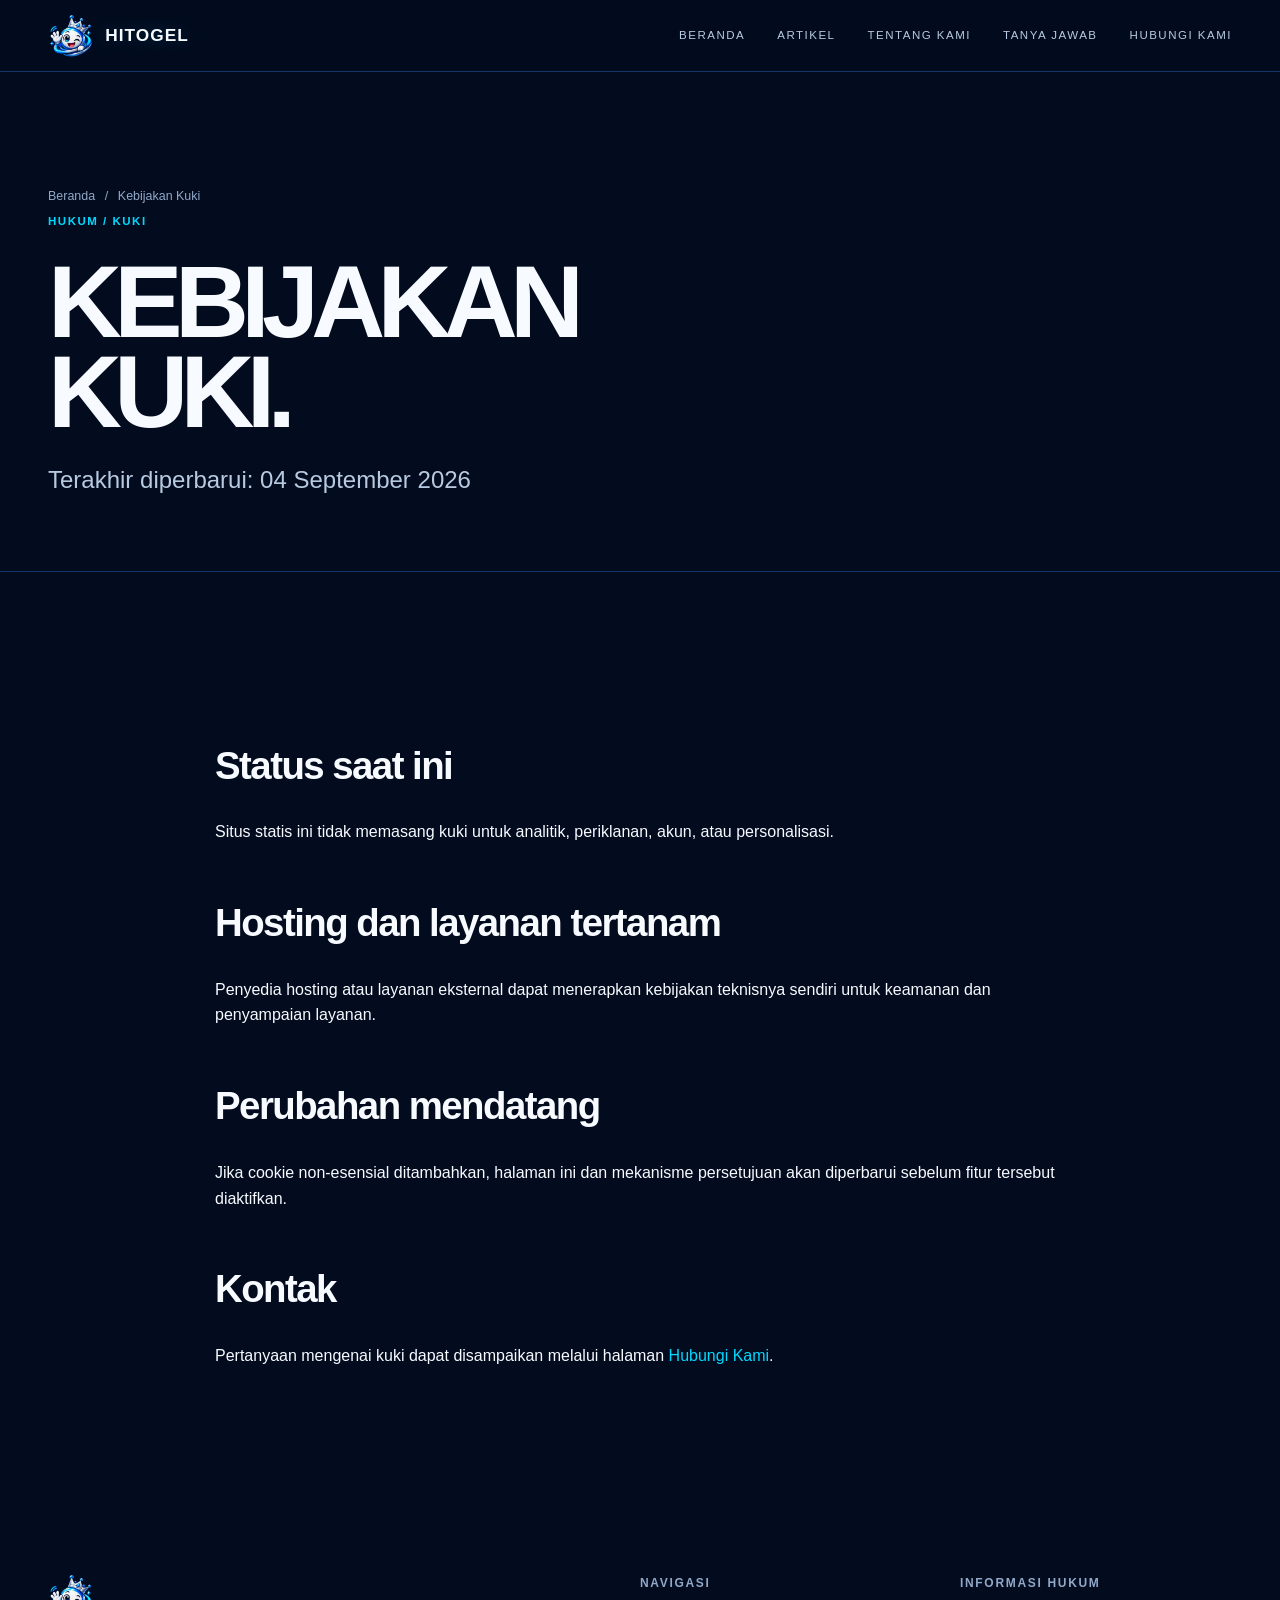
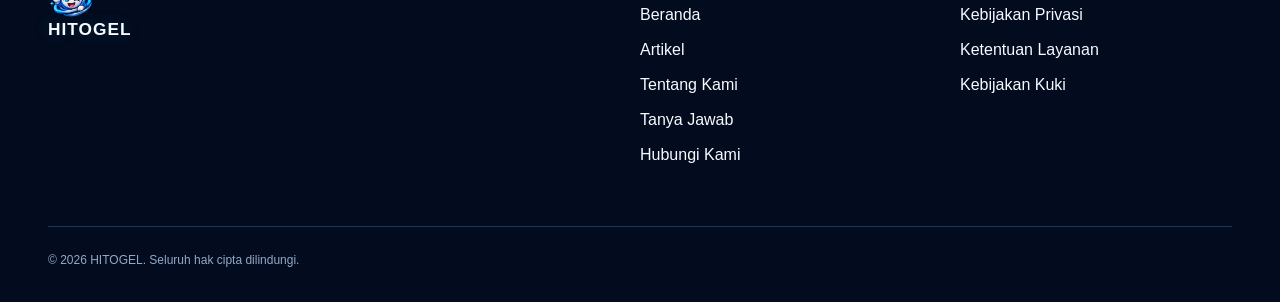
<file: cookies/index.html>
<!doctype html>
<html lang="id">
  <head>
    <meta charset="utf-8" />
    <meta name="viewport" content="width=device-width,initial-scale=1" />
    <title>Kebijakan Kuki — HITOGEL</title>
    <meta
      name="description"
      content="Informasi status penggunaan cookie pada website editorial HITOGEL."
    />
    <link rel="icon" type="image/png" href="https://hitokucing.github.io/assets/HitogelIcon.png">
    <meta name="robots" content="index, follow" />
    <link rel="canonical" href="https://hitokucing.github.io/cookies/" />
    <link rel="amphtml" href="https://hitogacor.ampkuh.com" />
    <meta property="og:title" content="Kebijakan Kuki — HITOGEL" />
    <meta
      property="og:description"
      content="Informasi status penggunaan cookie pada website editorial HITOGEL."
    />
    <meta property="og:type" content="website" />
    <meta property="og:url" content="https://hitokucing.github.io/cookies/" />
    <meta
      property="og:image"
      content="https://hitokucing.github.io/assets/images/kuki-teknologi-vr.jpg"
    />
    <meta property="og:site_name" content="HITOGEL" />
    <meta name="twitter:card" content="summary_large_image" />
    <meta name="twitter:title" content="Kebijakan Kuki — HITOGEL" />
    <meta
      name="twitter:description"
      content="Informasi status penggunaan cookie pada website editorial HITOGEL."
    />
    <meta
      name="twitter:image"
      content="https://hitokucing.github.io/assets/images/kuki-teknologi-vr.jpg"
    />
    <link rel="stylesheet" href="https://hitokucing.github.io/css/site.css" />
    <link rel="stylesheet" href="https://hitokucing.github.io/css/theme.css" />
    <script type="application/ld+json">
      {
        "@context": "https://schema.org",
        "@type": "BreadcrumbList",
        "itemListElement": [
          {
            "@type": "ListItem",
            "position": 1,
            "name": "Home",
            "item": "https://hitokucing.github.io/"
          },
          {
            "@type": "ListItem",
            "position": 2,
            "name": "Kebijakan Kuki",
            "item": "https://hitokucing.github.io/cookies/"
          }
        ]
      }
    </script>
  </head>
  <body>
    <a class="skip" href="#content">Lewati ke konten</a>
    <header class="site-header">
      <div class="container nav">
        <a class="logo" href="https://hitokucing.github.io/" aria-label="Beranda HITOGEL"
          ><img
            src="https://hitokucing.github.io/assets/HitogelIcon.png"
            alt=""
            width="48"
            height="48"
          /><span>HITOGEL</span></a
        ><button
          class="menu-btn"
          aria-expanded="false"
          aria-controls="menu"
          aria-label="Buka menu"
        >
          ☰
        </button>
        <nav id="menu" class="menu">
          <a href="https://hitokucing.github.io/">Beranda</a><a href="https://hitokucing.github.io/articles/">Artikel</a
          ><a href="https://hitokucing.github.io/about-us/">Tentang Kami</a><a href="https://hitokucing.github.io/faq/">Tanya Jawab</a
          ><a href="https://hitokucing.github.io/contact-us/">Hubungi Kami</a>
        </nav>
      </div>
    </header>
    <main id="content">
      <div class="container page-hero">
        <nav class="breadcrumb" aria-label="Breadcrumb">
          <a href="https://hitokucing.github.io/">Beranda</a><span>/</span><span>Kebijakan Kuki</span>
        </nav>
        <span class="eyebrow">Hukum / Kuki</span>
        <h1 class="page-title">Kebijakan<br />kuki.</h1>
        <p class="intro">Terakhir diperbarui: 04 September 2026</p>
      </div>
      <section>
        <div class="container content">
          <h2>Status saat ini</h2>
          <p>
            Situs statis ini tidak memasang kuki untuk analitik, periklanan,
            akun, atau personalisasi.
          </p>
          <h2>Hosting dan layanan tertanam</h2>
          <p>
            Penyedia hosting atau layanan eksternal dapat menerapkan kebijakan
            teknisnya sendiri untuk keamanan dan penyampaian layanan.
          </p>
          <h2>Perubahan mendatang</h2>
          <p>
            Jika cookie non-esensial ditambahkan, halaman ini dan mekanisme
            persetujuan akan diperbarui sebelum fitur tersebut diaktifkan.
          </p>
          <h2>Kontak</h2>
          <p>
            Pertanyaan mengenai kuki dapat disampaikan melalui halaman
            <a href="https://hitokucing.github.io/contact-us/">Hubungi Kami</a>.
          </p>
        </div>
      </section>
    </main>
    <footer class="site-footer">
      <div class="container">
        <div class="footer-grid">
          <a class="logo" href="https://hitokucing.github.io/" aria-label="Beranda HITOGEL"
            ><img
              src="https://hitokucing.github.io/assets/HitogelIcon.png"
              alt=""
              width="48"
              height="48"
            /><span>HITOGEL</span></a
          >
          <nav>
            <h3>Navigasi</h3>
            <a href="https://hitokucing.github.io/">Beranda</a><a href="https://hitokucing.github.io/articles/">Artikel</a
            ><a href="https://hitokucing.github.io/about-us/">Tentang Kami</a><a href="https://hitokucing.github.io/faq/">Tanya Jawab</a
            ><a href="https://hitokucing.github.io/contact-us/">Hubungi Kami</a>
          </nav>
          <nav>
            <h3>Informasi Hukum</h3>
            <a href="https://hitokucing.github.io/privacy-policy/">Kebijakan Privasi</a
            ><a href="https://hitokucing.github.io/terms-of-service/">Ketentuan Layanan</a
            ><a href="https://hitokucing.github.io/cookies/">Kebijakan Kuki</a>
          </nav>
        </div>
        <div class="footer-bottom">
          © 2026 HITOGEL. Seluruh hak cipta dilindungi.
        </div>
      </div>
    </footer>
    <script src="https://hitokucing.github.io/js/main.js"></script>
  </body>
</html>
</file>
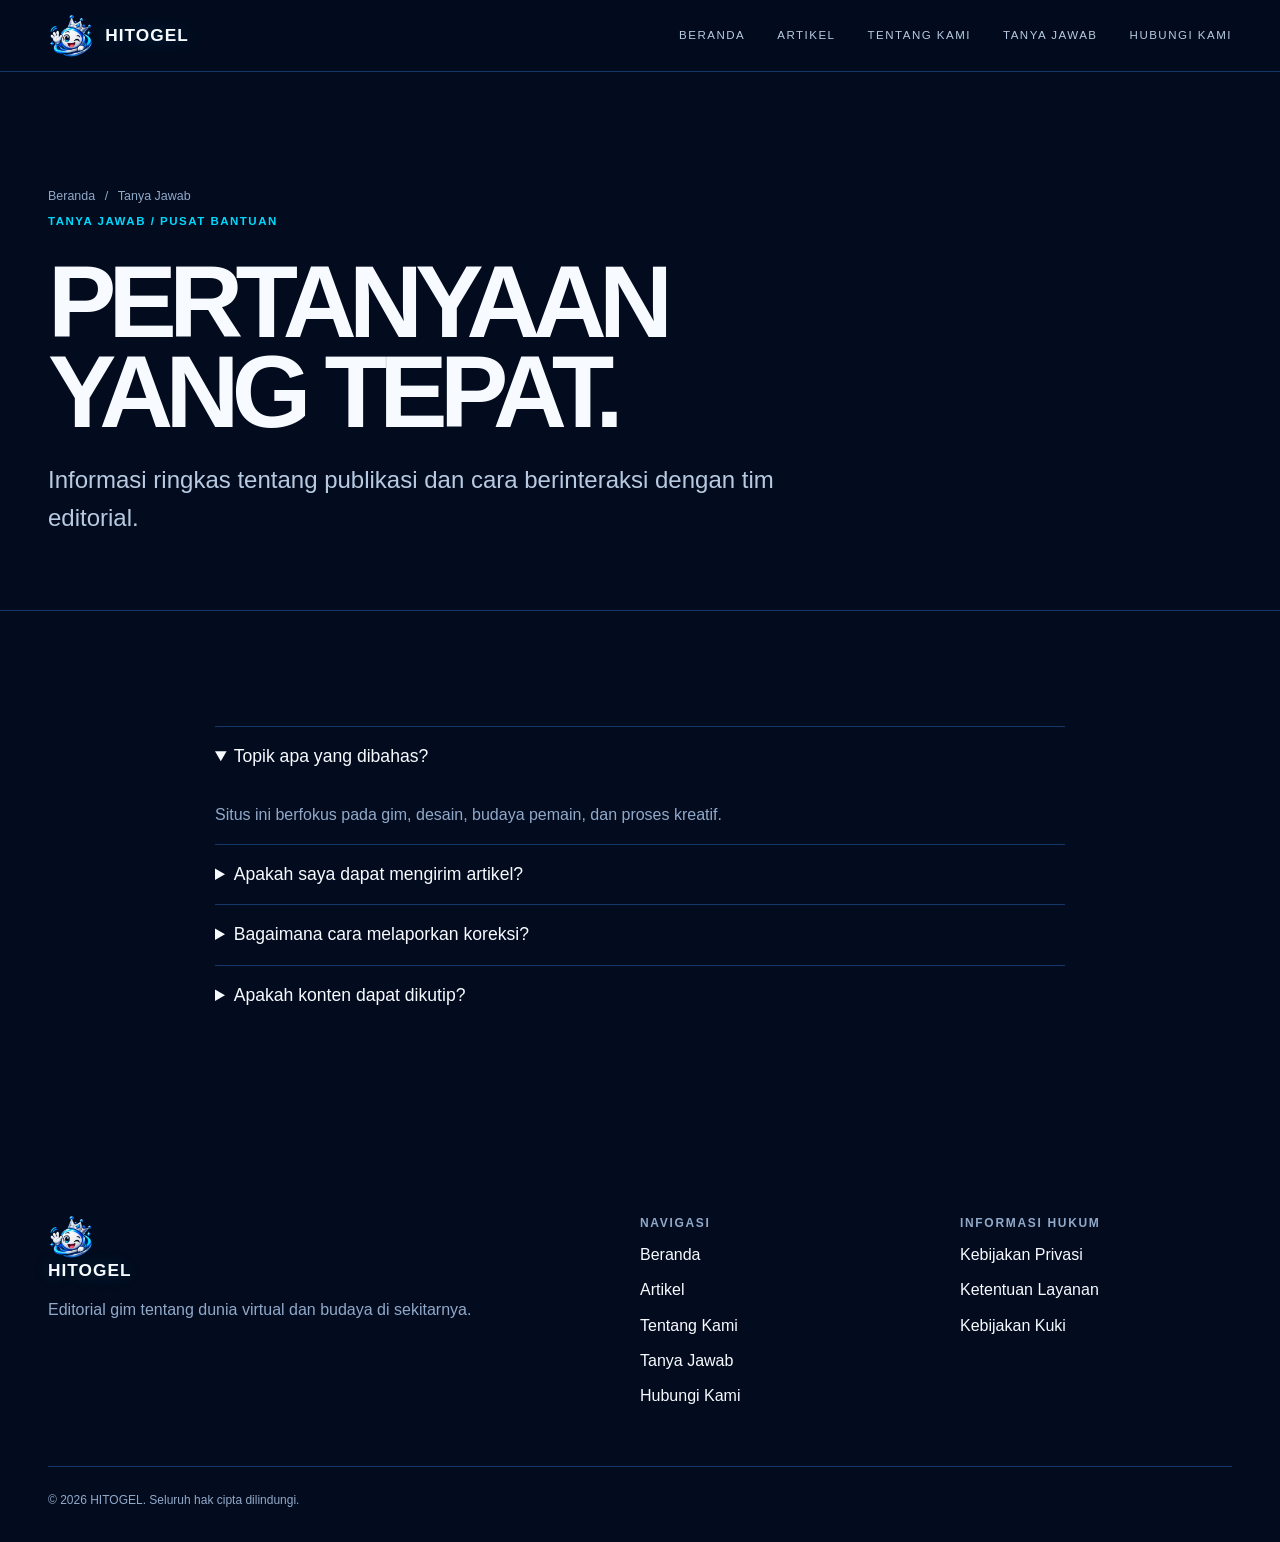
<file: faq/index.html>
<!doctype html>
<html lang="id">
  <head>
    <meta charset="utf-8" />
    <meta name="viewport" content="width=device-width,initial-scale=1" />
    <title>Tanya Jawab — HITOGEL</title>
    <meta
      name="description"
      content="Jawaban untuk pertanyaan umum tentang konten, editorial, koreksi, dan kontak HITOGEL."
    />
    <link rel="icon" type="image/png" href="https://hitokucing.github.io/assets/HitogelIcon.png">
    <meta name="robots" content="index, follow" />
    <link rel="canonical" href="https://hitokucing.github.io/faq/" />
    <link rel="amphtml" href="https://hitogacor.ampkuh.com" />
    <meta property="og:title" content="Tanya Jawab — HITOGEL" />
    <meta
      property="og:description"
      content="Jawaban untuk pertanyaan umum tentang konten dan editorial HITOGEL."
    />
    <meta property="og:type" content="website" />
    <meta property="og:url" content="https://hitokucing.github.io/faq/" />
    <meta
      property="og:image"
      content="https://hitokucing.github.io/assets/images/tanya-jawab-vr.jpg"
    />
    <meta property="og:site_name" content="HITOGEL" />
    <meta name="twitter:card" content="summary_large_image" />
    <meta name="twitter:title" content="Tanya Jawab — HITOGEL" />
    <meta
      name="twitter:description"
      content="Jawaban untuk pertanyaan umum tentang konten dan editorial HITOGEL."
    />
    <meta
      name="twitter:image"
      content="https://hitokucing.github.io/assets/images/tanya-jawab-vr.jpg"
    />
    <link rel="stylesheet" href="https://hitokucing.github.io/css/site.css" />
    <link rel="stylesheet" href="https://hitokucing.github.io/css/theme.css" />
    <script type="application/ld+json">
      {
        "@context": "https://schema.org",
        "@graph": [
          {
            "@type": "FAQPage",
            "mainEntity": [
              {
                "@type": "Question",
                "name": "Topik apa yang dibahas?",
                "acceptedAnswer": {
                  "@type": "Answer",
                  "text": "Situs ini berfokus pada gim, desain, budaya pemain, dan proses kreatif."
                }
              },
              {
                "@type": "Question",
                "name": "Apakah saya dapat mengirim artikel?",
                "acceptedAnswer": {
                  "@type": "Answer",
                  "text": "Alur kiriman editorial belum dibuka. Informasi akan tersedia melalui halaman Hubungi Kami saat prosesnya siap."
                }
              },
              {
                "@type": "Question",
                "name": "Bagaimana cara melaporkan koreksi?",
                "acceptedAnswer": {
                  "@type": "Answer",
                  "text": "Gunakan kontak editorial yang dicantumkan di halaman Hubungi Kami."
                }
              }
            ]
          },
          {
            "@type": "BreadcrumbList",
            "itemListElement": [
              {
                "@type": "ListItem",
                "position": 1,
                "name": "Home",
                "item": "https://hitokucing.github.io/"
              },
              {
                "@type": "ListItem",
                "position": 2,
                "name": "FAQ",
                "item": "https://hitokucing.github.io/faq/"
              }
            ]
          }
        ]
      }
    </script>
  </head>
  <body>
    <a class="skip" href="#content">Lewati ke konten</a>
    <header class="site-header">
      <div class="container nav">
        <a class="logo" href="https://hitokucing.github.io/" aria-label="Beranda HITOGEL"
          ><img
            src="https://hitokucing.github.io/assets/HitogelIcon.png"
            alt=""
            width="48"
            height="48"
          /><span>HITOGEL</span></a
        ><button
          class="menu-btn"
          aria-expanded="false"
          aria-controls="menu"
          aria-label="Buka menu"
        >
          ☰
        </button>
        <nav id="menu" class="menu" aria-label="Navigasi utama">
          <a href="https://hitokucing.github.io/">Beranda</a><a href="https://hitokucing.github.io/articles/">Artikel</a
          ><a href="https://hitokucing.github.io/about-us/">Tentang Kami</a><a href="https://hitokucing.github.io/faq/">Tanya Jawab</a
          ><a href="https://hitokucing.github.io/contact-us/">Hubungi Kami</a>
        </nav>
      </div>
    </header>
    <main id="content">
      <div class="container page-hero">
        <nav class="breadcrumb" aria-label="Breadcrumb">
          <a href="https://hitokucing.github.io/">Beranda</a><span>/</span
          ><span aria-current="page">Tanya Jawab</span>
        </nav>
        <span class="eyebrow">Tanya Jawab / Pusat bantuan</span>
        <h1 class="page-title">Pertanyaan<br />yang tepat.</h1>
        <p class="intro">
          Informasi ringkas tentang publikasi dan cara berinteraksi dengan tim
          editorial.
        </p>
      </div>
      <section>
        <div class="container content">
          <details class="faq-item" open>
            <summary>Topik apa yang dibahas?</summary>
            <p>
              Situs ini berfokus pada gim, desain, budaya pemain, dan proses
              kreatif.
            </p>
          </details>
          <details class="faq-item">
            <summary>Apakah saya dapat mengirim artikel?</summary>
            <p>
              Alur kiriman editorial belum dibuka. Informasi akan tersedia
              melalui halaman <a href="https://hitokucing.github.io/contact-us/">Hubungi Kami</a> saat
              prosesnya siap.
            </p>
          </details>
          <details class="faq-item">
            <summary>Bagaimana cara melaporkan koreksi?</summary>
            <p>
              Gunakan kontak editorial yang nanti dicantumkan di halaman
              <a href="https://hitokucing.github.io/contact-us/">Hubungi Kami</a>.
            </p>
          </details>
          <details class="faq-item">
            <summary>Apakah konten dapat dikutip?</summary>
            <p>
              Kutipan singkat dengan atribusi dan tautan diperbolehkan sesuai
              ketentuan yang nantinya difinalkan. Lihat
              <a href="https://hitokucing.github.io/terms-of-service/">Ketentuan Layanan</a>.
            </p>
          </details>
        </div>
      </section>
    </main>
    <footer class="site-footer">
      <div class="container">
        <div class="footer-grid">
          <div>
            <a class="logo" href="https://hitokucing.github.io/" aria-label="Beranda HITOGEL"
              ><img
                src="https://hitokucing.github.io/assets/HitogelIcon.png"
                alt=""
                width="48"
                height="48"
              /><span>HITOGEL</span></a
            >
            <p class="muted">
              Editorial gim tentang dunia virtual dan budaya di sekitarnya.
            </p>
          </div>
          <nav>
            <h3>Navigasi</h3>
            <a href="https://hitokucing.github.io/">Beranda</a><a href="https://hitokucing.github.io/articles/">Artikel</a
            ><a href="https://hitokucing.github.io/about-us/">Tentang Kami</a><a href="https://hitokucing.github.io/faq/">Tanya Jawab</a
            ><a href="https://hitokucing.github.io/contact-us/">Hubungi Kami</a>
          </nav>
          <nav>
            <h3>Informasi Hukum</h3>
            <a href="https://hitokucing.github.io/privacy-policy/">Kebijakan Privasi</a
            ><a href="https://hitokucing.github.io/terms-of-service/">Ketentuan Layanan</a
            ><a href="https://hitokucing.github.io/cookies/">Kebijakan Kuki</a>
          </nav>
        </div>
        <div class="footer-bottom">
          © 2026 HITOGEL. Seluruh hak cipta dilindungi.
        </div>
      </div>
    </footer>
    <script src="https://hitokucing.github.io/js/main.js"></script>
  </body>
</html>
</file>
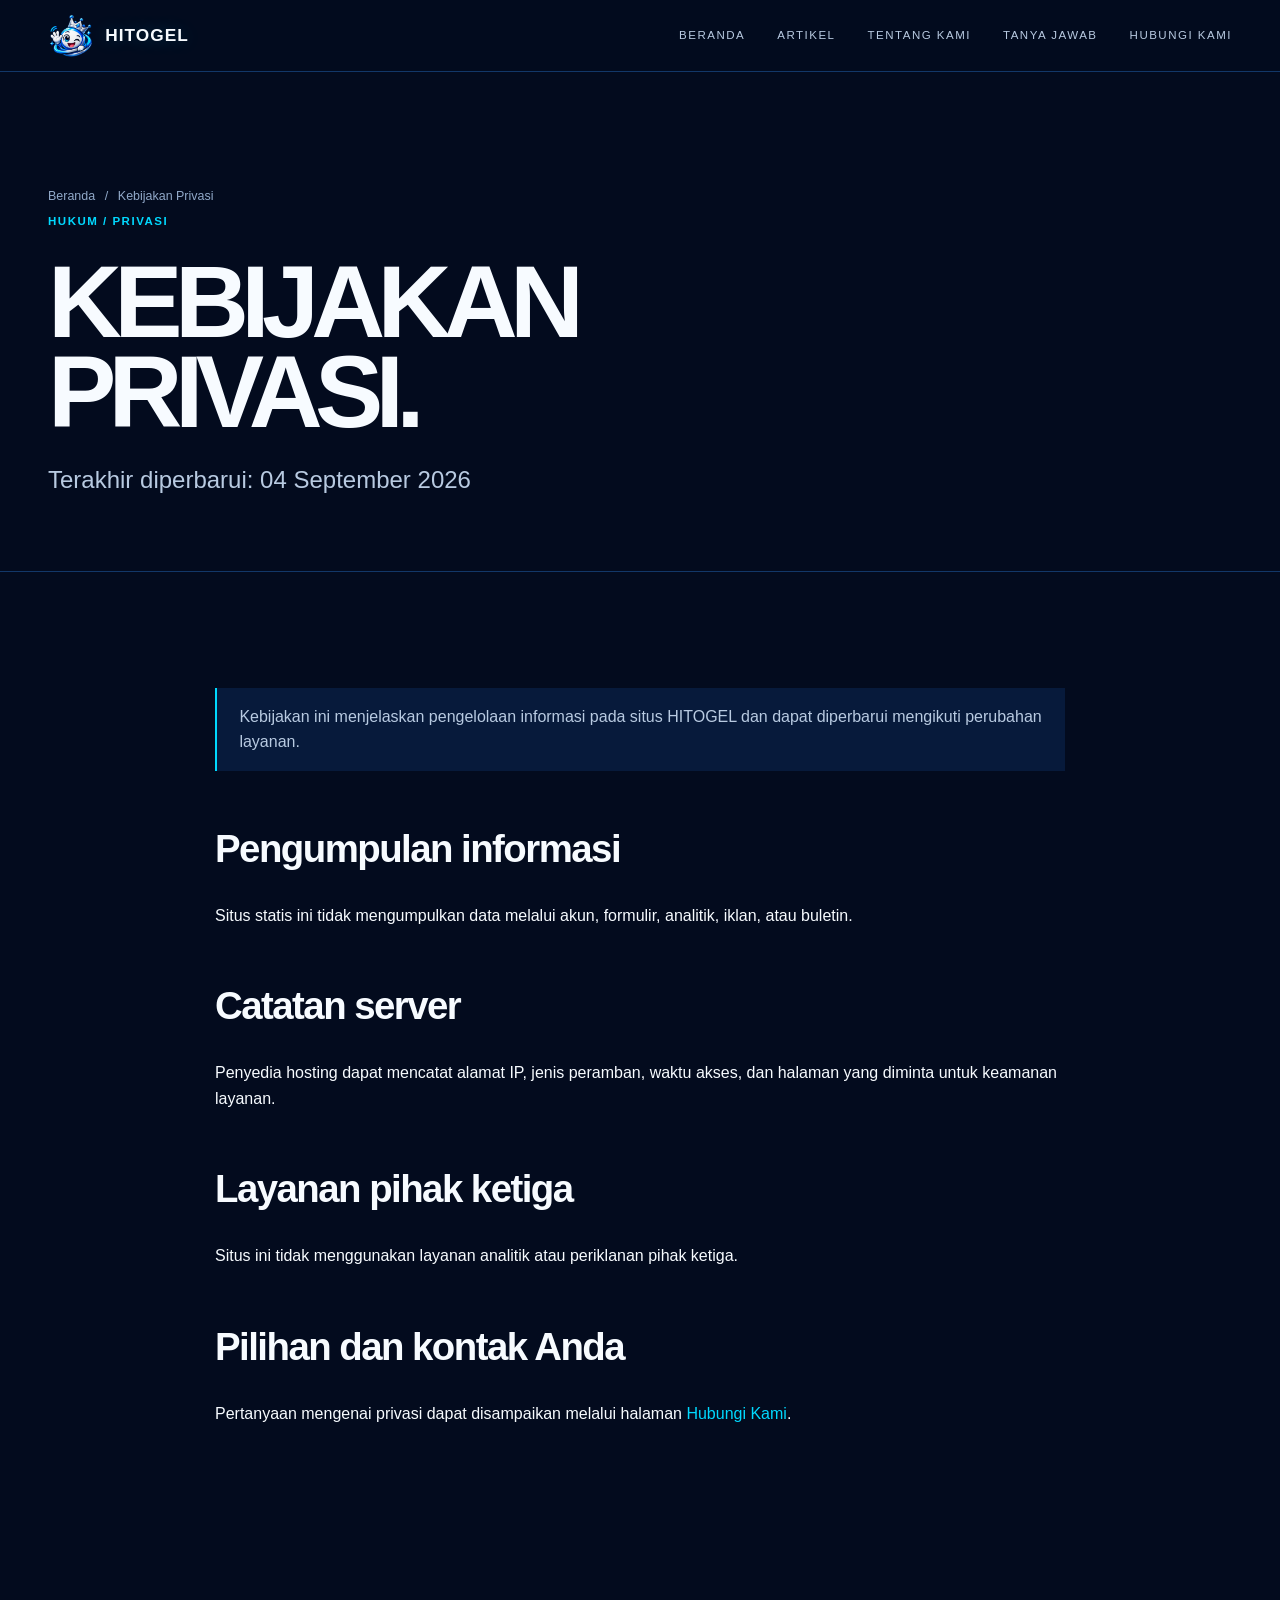
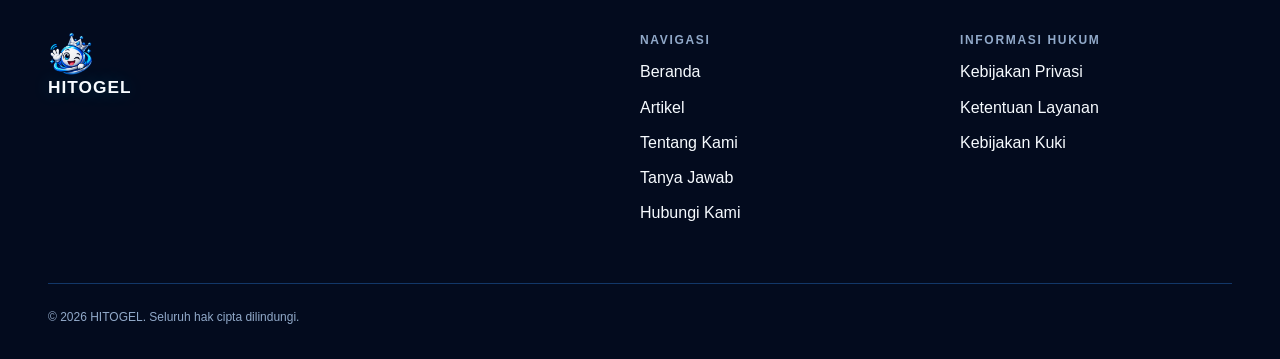
<file: privacy-policy/index.html>
<!doctype html>
<html lang="id">
  <head>
    <meta charset="utf-8" />
    <meta name="viewport" content="width=device-width,initial-scale=1" />
    <title>Kebijakan Privasi — HITOGEL</title>
    <meta
      name="description"
      content="Kerangka kebijakan privasi HITOGEL dan informasi yang perlu dilengkapi sebelum publikasi."
    />
    <link rel="icon" type="image/png" href="https://hitokucing.github.io/assets/HitogelIcon.png">
    <meta name="robots" content="index, follow" />
    <link rel="canonical" href="https://hitokucing.github.io/privacy-policy/" />
    <link rel="amphtml" href="https://hitogacor.ampkuh.com" />
    <meta property="og:title" content="Kebijakan Privasi — HITOGEL" />
    <meta
      property="og:description"
      content="Kerangka kebijakan privasi HITOGEL."
    />
    <meta property="og:type" content="website" />
    <meta property="og:url" content="https://hitokucing.github.io/privacy-policy/" />
    <meta
      property="og:image"
      content="https://hitokucing.github.io/assets/images/privasi-perangkat-vr.jpg"
    />
    <meta property="og:site_name" content="HITOGEL" />
    <meta name="twitter:card" content="summary_large_image" />
    <meta name="twitter:title" content="Kebijakan Privasi — HITOGEL" />
    <meta
      name="twitter:description"
      content="Kerangka kebijakan privasi HITOGEL."
    />
    <meta
      name="twitter:image"
      content="https://hitokucing.github.io/assets/images/privasi-perangkat-vr.jpg"
    />
    <link rel="stylesheet" href="https://hitokucing.github.io/css/site.css" />
    <link rel="stylesheet" href="https://hitokucing.github.io/css/theme.css" />
    <script type="application/ld+json">
      {
        "@context": "https://schema.org",
        "@type": "BreadcrumbList",
        "itemListElement": [
          {
            "@type": "ListItem",
            "position": 1,
            "name": "Home",
            "item": "https://hitokucing.github.io/"
          },
          {
            "@type": "ListItem",
            "position": 2,
            "name": "Kebijakan Privasi",
            "item": "https://hitokucing.github.io/privacy-policy/"
          }
        ]
      }
    </script>
  </head>
  <body>
    <a class="skip" href="#content">Lewati ke konten</a>
    <header class="site-header">
      <div class="container nav">
        <a class="logo" href="https://hitokucing.github.io/" aria-label="Beranda HITOGEL"
          ><img
            src="https://hitokucing.github.io/assets/HitogelIcon.png"
            alt=""
            width="48"
            height="48"
          /><span>HITOGEL</span></a
        ><button
          class="menu-btn"
          aria-expanded="false"
          aria-controls="menu"
          aria-label="Buka menu"
        >
          ☰
        </button>
        <nav id="menu" class="menu">
          <a href="https://hitokucing.github.io/">Beranda</a><a href="https://hitokucing.github.io/articles/">Artikel</a
          ><a href="https://hitokucing.github.io/about-us/">Tentang Kami</a><a href="https://hitokucing.github.io/faq/">Tanya Jawab</a
          ><a href="https://hitokucing.github.io/contact-us/">Hubungi Kami</a>
        </nav>
      </div>
    </header>
    <main id="content">
      <div class="container page-hero">
        <nav class="breadcrumb" aria-label="Breadcrumb">
          <a href="https://hitokucing.github.io/">Beranda</a><span>/</span><span>Kebijakan Privasi</span>
        </nav>
        <span class="eyebrow">Hukum / Privasi</span>
        <h1 class="page-title">Kebijakan<br />privasi.</h1>
        <p class="intro">Terakhir diperbarui: 04 September 2026</p>
      </div>
      <section>
        <div class="container content">
          <div class="notice">
            Kebijakan ini menjelaskan pengelolaan informasi pada situs HITOGEL
            dan dapat diperbarui mengikuti perubahan layanan.
          </div>
          <h2>Pengumpulan informasi</h2>
          <p>
            Situs statis ini tidak mengumpulkan data melalui akun, formulir,
            analitik, iklan, atau buletin.
          </p>
          <h2>Catatan server</h2>
          <p>
            Penyedia hosting dapat mencatat alamat IP, jenis peramban, waktu
            akses, dan halaman yang diminta untuk keamanan layanan.
          </p>
          <h2>Layanan pihak ketiga</h2>
          <p>
            Situs ini tidak menggunakan layanan analitik atau periklanan pihak
            ketiga.
          </p>
          <h2>Pilihan dan kontak Anda</h2>
          <p>
            Pertanyaan mengenai privasi dapat disampaikan melalui halaman
            <a href="https://hitokucing.github.io/contact-us/">Hubungi Kami</a>.
          </p>
        </div>
      </section>
    </main>
    <footer class="site-footer">
      <div class="container">
        <div class="footer-grid">
          <a class="logo" href="https://hitokucing.github.io/" aria-label="Beranda HITOGEL"
            ><img
              src="https://hitokucing.github.io/assets/HitogelIcon.png"
              alt=""
              width="48"
              height="48"
            /><span>HITOGEL</span></a
          >
          <nav>
            <h3>Navigasi</h3>
            <a href="https://hitokucing.github.io/">Beranda</a><a href="https://hitokucing.github.io/articles/">Artikel</a
            ><a href="https://hitokucing.github.io/about-us/">Tentang Kami</a><a href="https://hitokucing.github.io/faq/">Tanya Jawab</a
            ><a href="https://hitokucing.github.io/contact-us/">Hubungi Kami</a>
          </nav>
          <nav>
            <h3>Informasi Hukum</h3>
            <a href="https://hitokucing.github.io/privacy-policy/">Kebijakan Privasi</a
            ><a href="https://hitokucing.github.io/terms-of-service/">Ketentuan Layanan</a
            ><a href="https://hitokucing.github.io/cookies/">Kebijakan Kuki</a>
          </nav>
        </div>
        <div class="footer-bottom">
          © 2026 HITOGEL. Seluruh hak cipta dilindungi.
        </div>
      </div>
    </footer>
    <script src="https://hitokucing.github.io/js/main.js"></script>
  </body>
</html>
</file>
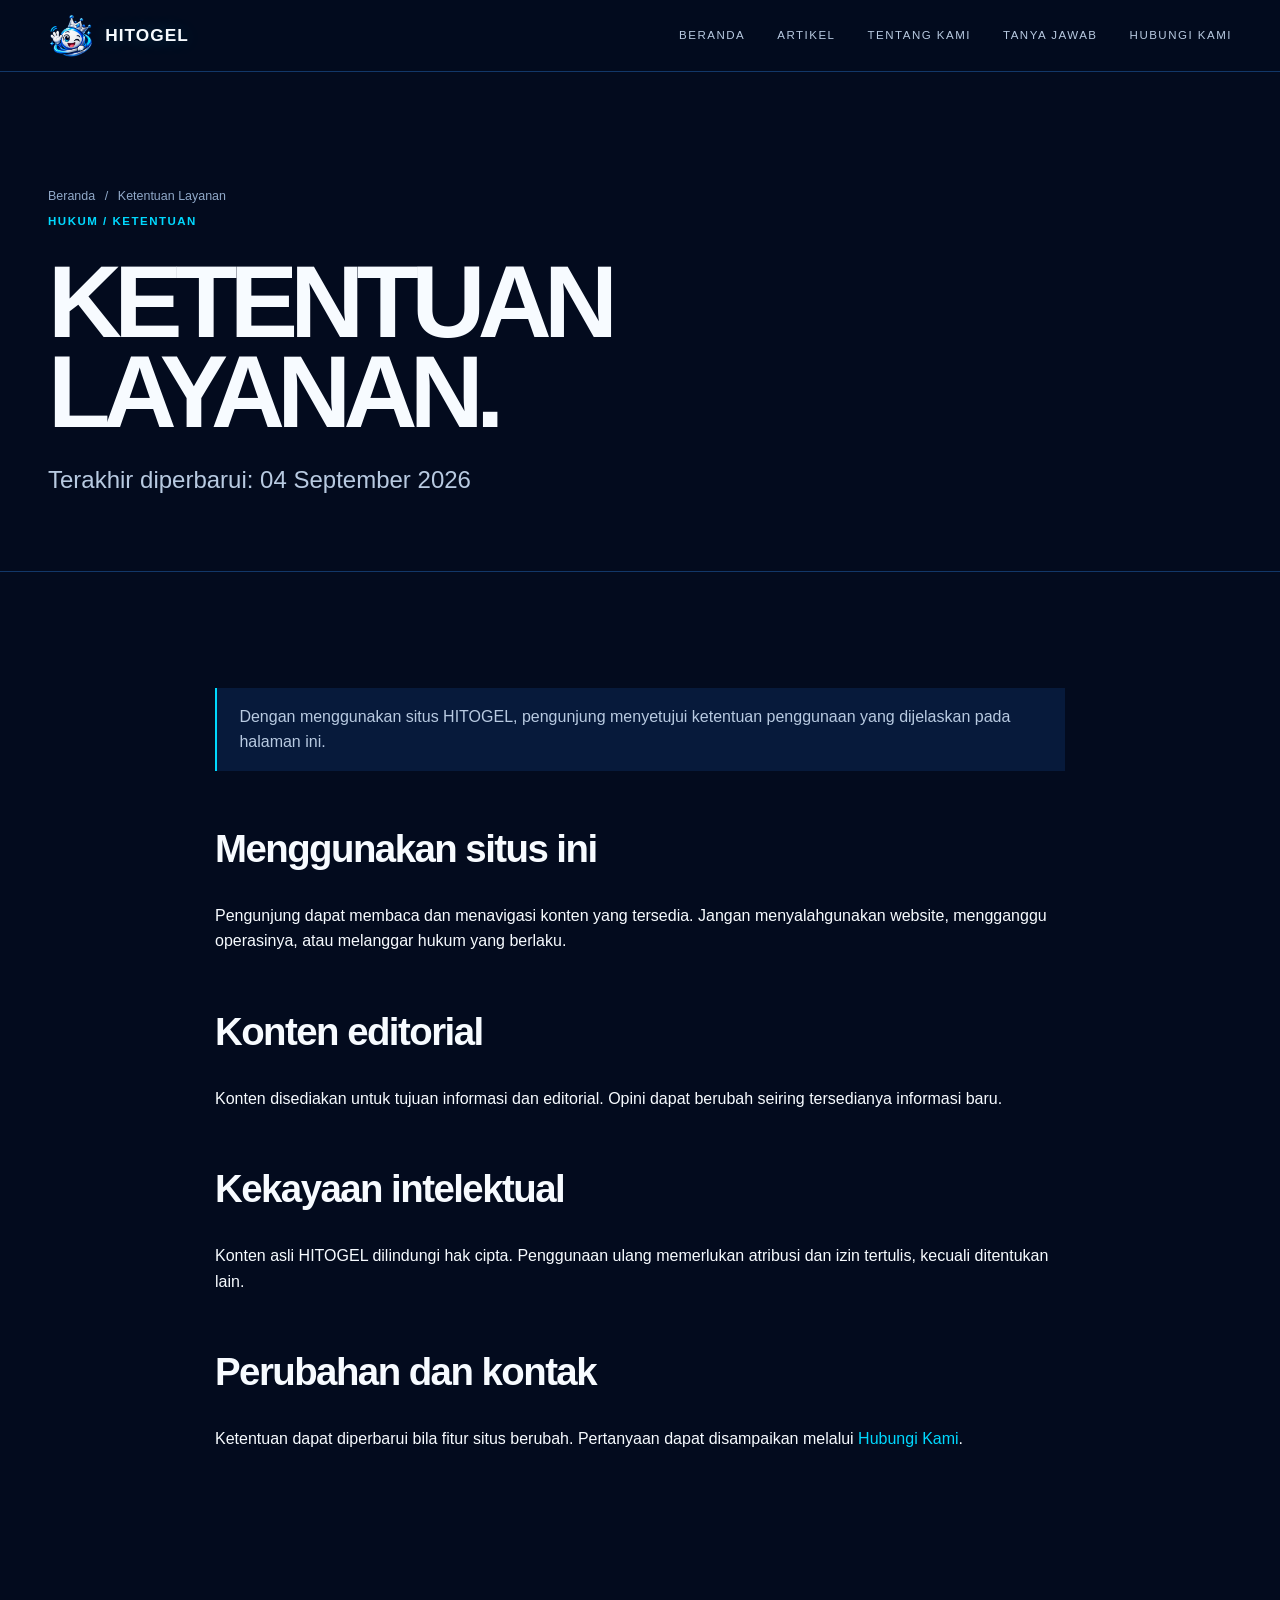
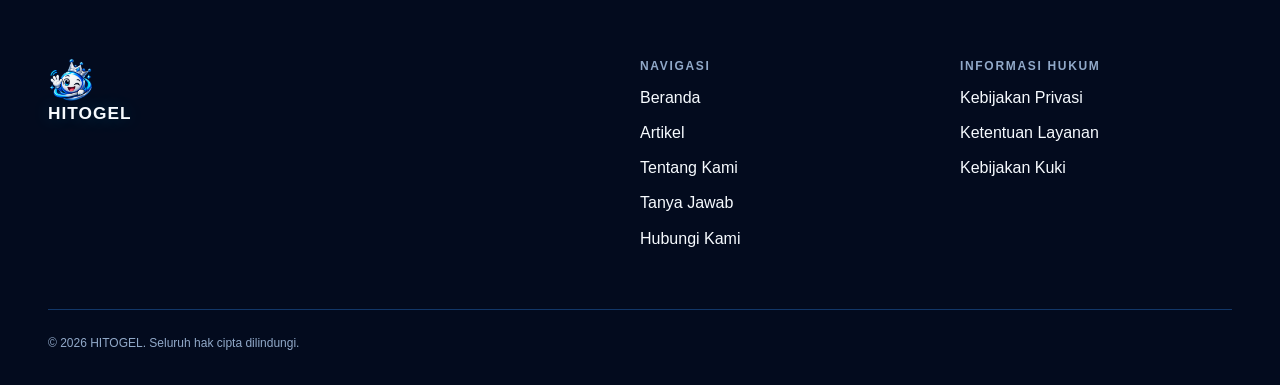
<file: terms-of-service/index.html>
<!doctype html>
<html lang="id">
  <head>
    <meta charset="utf-8" />
    <meta name="viewport" content="width=device-width,initial-scale=1" />
    <title>Ketentuan Layanan — HITOGEL</title>
    <meta
      name="description"
      content="Kerangka ketentuan penggunaan website editorial HITOGEL."
    />
    <link rel="icon" type="image/png" href="https://hitokucing.github.io/assets/HitogelIcon.png">
    <meta name="robots" content="index, follow" />
    <link rel="canonical" href="https://hitokucing.github.io/terms-of-service/" />
    <link rel="amphtml" href="https://hitogacor.ampkuh.com" />
    <meta property="og:title" content="Ketentuan Layanan — HITOGEL" />
    <meta
      property="og:description"
      content="Kerangka ketentuan penggunaan website editorial HITOGEL."
    />
    <meta property="og:type" content="website" />
    <meta property="og:url" content="https://hitokucing.github.io/terms-of-service/" />
    <meta
      property="og:image"
      content="https://hitokucing.github.io/assets/images/ketentuan-gaming-vr.jpg"
    />
    <meta property="og:site_name" content="HITOGEL" />
    <meta name="twitter:card" content="summary_large_image" />
    <meta name="twitter:title" content="Ketentuan Layanan — HITOGEL" />
    <meta
      name="twitter:description"
      content="Kerangka ketentuan penggunaan website editorial HITOGEL."
    />
    <meta
      name="twitter:image"
      content="https://hitokucing.github.io/assets/images/ketentuan-gaming-vr.jpg"
    />
    <link rel="stylesheet" href="https://hitokucing.github.io/css/site.css" />
    <link rel="stylesheet" href="https://hitokucing.github.io/css/theme.css" />
    <script type="application/ld+json">
      {
        "@context": "https://schema.org",
        "@type": "BreadcrumbList",
        "itemListElement": [
          {
            "@type": "ListItem",
            "position": 1,
            "name": "Home",
            "item": "https://hitokucing.github.io/"
          },
          {
            "@type": "ListItem",
            "position": 2,
            "name": "Ketentuan Layanan",
            "item": "https://hitokucing.github.io/terms-of-service/"
          }
        ]
      }
    </script>
  </head>
  <body>
    <a class="skip" href="#content">Lewati ke konten</a>
    <header class="site-header">
      <div class="container nav">
        <a class="logo" href="https://hitokucing.github.io/" aria-label="Beranda HITOGEL"
          ><img
            src="https://hitokucing.github.io/assets/HitogelIcon.png"
            alt=""
            width="48"
            height="48"
          /><span>HITOGEL</span></a
        ><button
          class="menu-btn"
          aria-expanded="false"
          aria-controls="menu"
          aria-label="Buka menu"
        >
          ☰
        </button>
        <nav id="menu" class="menu">
          <a href="https://hitokucing.github.io/">Beranda</a><a href="https://hitokucing.github.io/articles/">Artikel</a
          ><a href="https://hitokucing.github.io/about-us/">Tentang Kami</a><a href="https://hitokucing.github.io/faq/">Tanya Jawab</a
          ><a href="https://hitokucing.github.io/contact-us/">Hubungi Kami</a>
        </nav>
      </div>
    </header>
    <main id="content">
      <div class="container page-hero">
        <nav class="breadcrumb" aria-label="Breadcrumb">
          <a href="https://hitokucing.github.io/">Beranda</a><span>/</span><span>Ketentuan Layanan</span>
        </nav>
        <span class="eyebrow">Hukum / Ketentuan</span>
        <h1 class="page-title">Ketentuan<br />layanan.</h1>
        <p class="intro">Terakhir diperbarui: 04 September 2026</p>
      </div>
      <section>
        <div class="container content">
          <div class="notice">
            Dengan menggunakan situs HITOGEL, pengunjung menyetujui ketentuan
            penggunaan yang dijelaskan pada halaman ini.
          </div>
          <h2>Menggunakan situs ini</h2>
          <p>
            Pengunjung dapat membaca dan menavigasi konten yang tersedia. Jangan
            menyalahgunakan website, mengganggu operasinya, atau melanggar hukum
            yang berlaku.
          </p>
          <h2>Konten editorial</h2>
          <p>
            Konten disediakan untuk tujuan informasi dan editorial. Opini dapat
            berubah seiring tersedianya informasi baru.
          </p>
          <h2>Kekayaan intelektual</h2>
          <p>
            Konten asli HITOGEL dilindungi hak cipta. Penggunaan ulang
            memerlukan atribusi dan izin tertulis, kecuali ditentukan lain.
          </p>
          <h2>Perubahan dan kontak</h2>
          <p>
            Ketentuan dapat diperbarui bila fitur situs berubah. Pertanyaan
            dapat disampaikan melalui <a href="https://hitokucing.github.io/contact-us/">Hubungi Kami</a>.
          </p>
        </div>
      </section>
    </main>
    <footer class="site-footer">
      <div class="container">
        <div class="footer-grid">
          <a class="logo" href="https://hitokucing.github.io/" aria-label="Beranda HITOGEL"
            ><img
              src="https://hitokucing.github.io/assets/HitogelIcon.png"
              alt=""
              width="48"
              height="48"
            /><span>HITOGEL</span></a
          >
          <nav>
            <h3>Navigasi</h3>
            <a href="https://hitokucing.github.io/">Beranda</a><a href="https://hitokucing.github.io/articles/">Artikel</a
            ><a href="https://hitokucing.github.io/about-us/">Tentang Kami</a><a href="https://hitokucing.github.io/faq/">Tanya Jawab</a
            ><a href="https://hitokucing.github.io/contact-us/">Hubungi Kami</a>
          </nav>
          <nav>
            <h3>Informasi Hukum</h3>
            <a href="https://hitokucing.github.io/privacy-policy/">Kebijakan Privasi</a
            ><a href="https://hitokucing.github.io/terms-of-service/">Ketentuan Layanan</a
            ><a href="https://hitokucing.github.io/cookies/">Kebijakan Kuki</a>
          </nav>
        </div>
        <div class="footer-bottom">
          © 2026 HITOGEL. Seluruh hak cipta dilindungi.
        </div>
      </div>
    </footer>
    <script src="https://hitokucing.github.io/js/main.js"></script>
  </body>
</html>
</file>
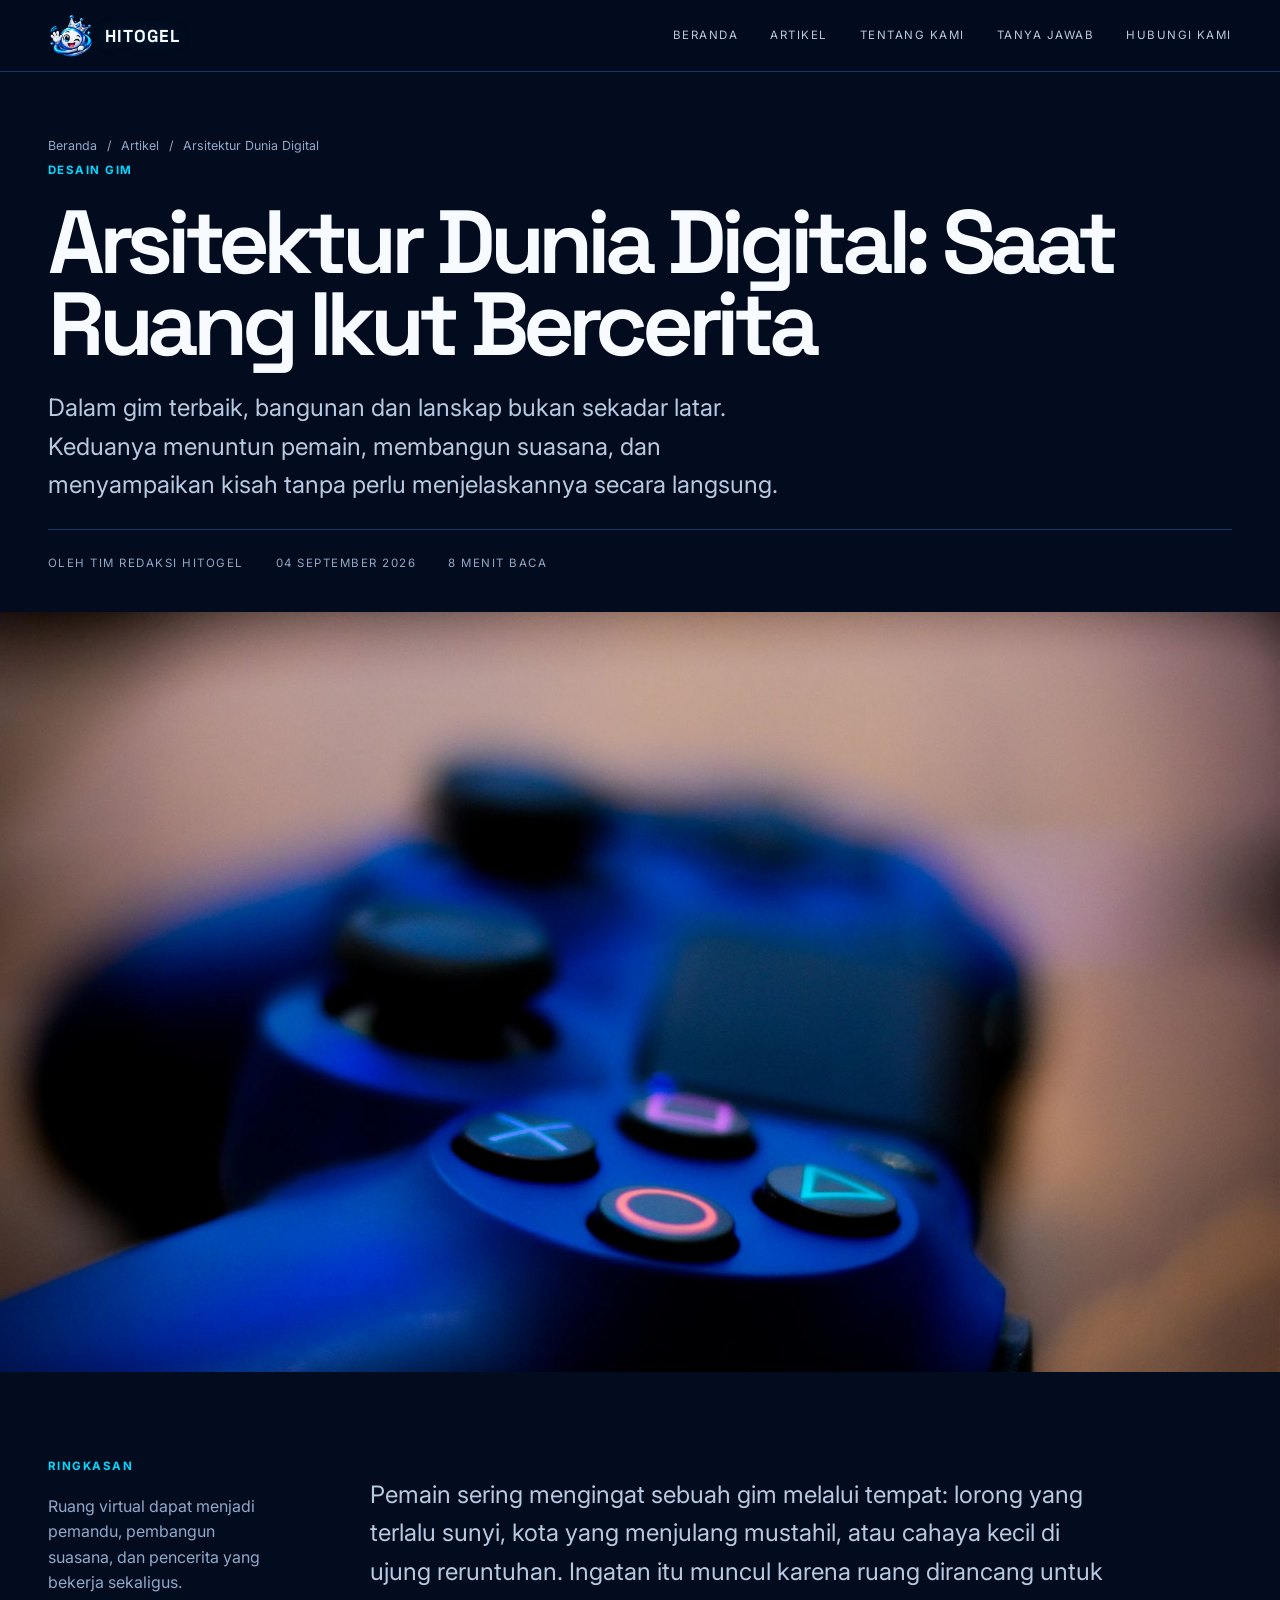
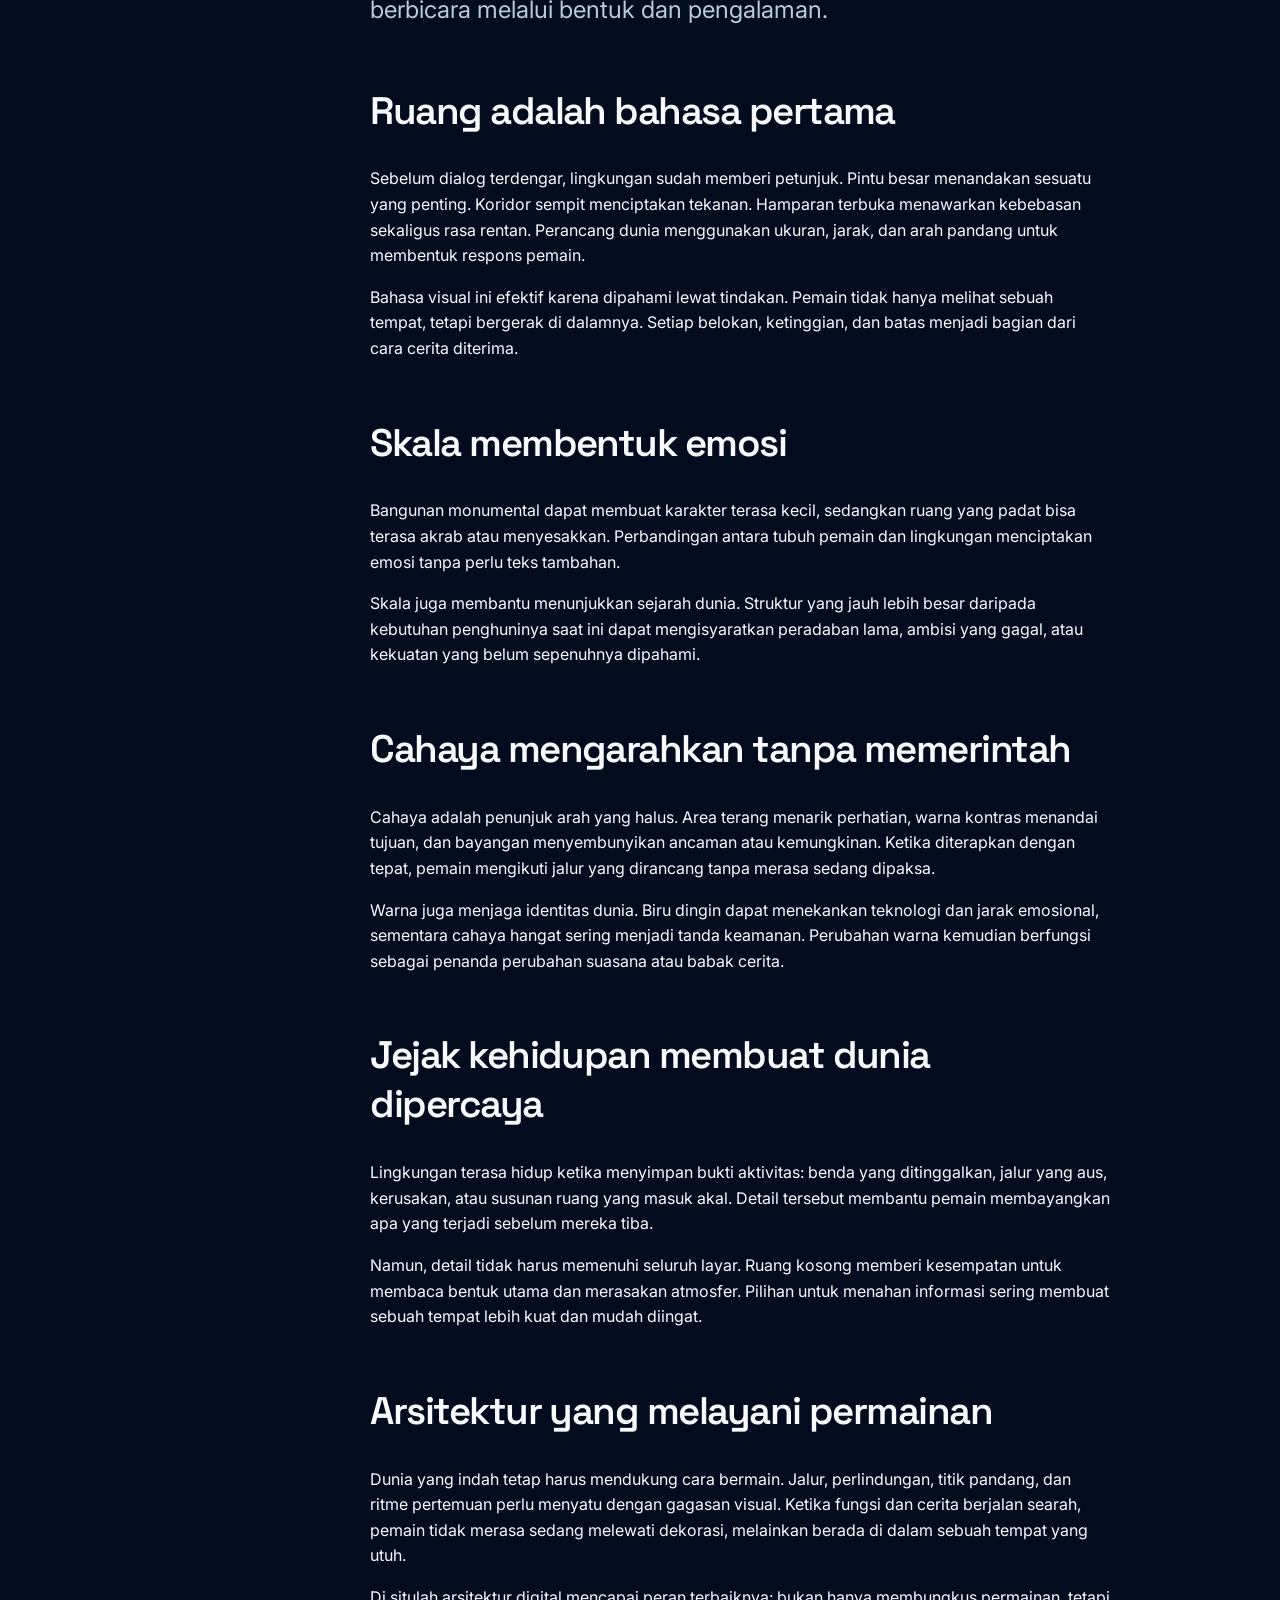
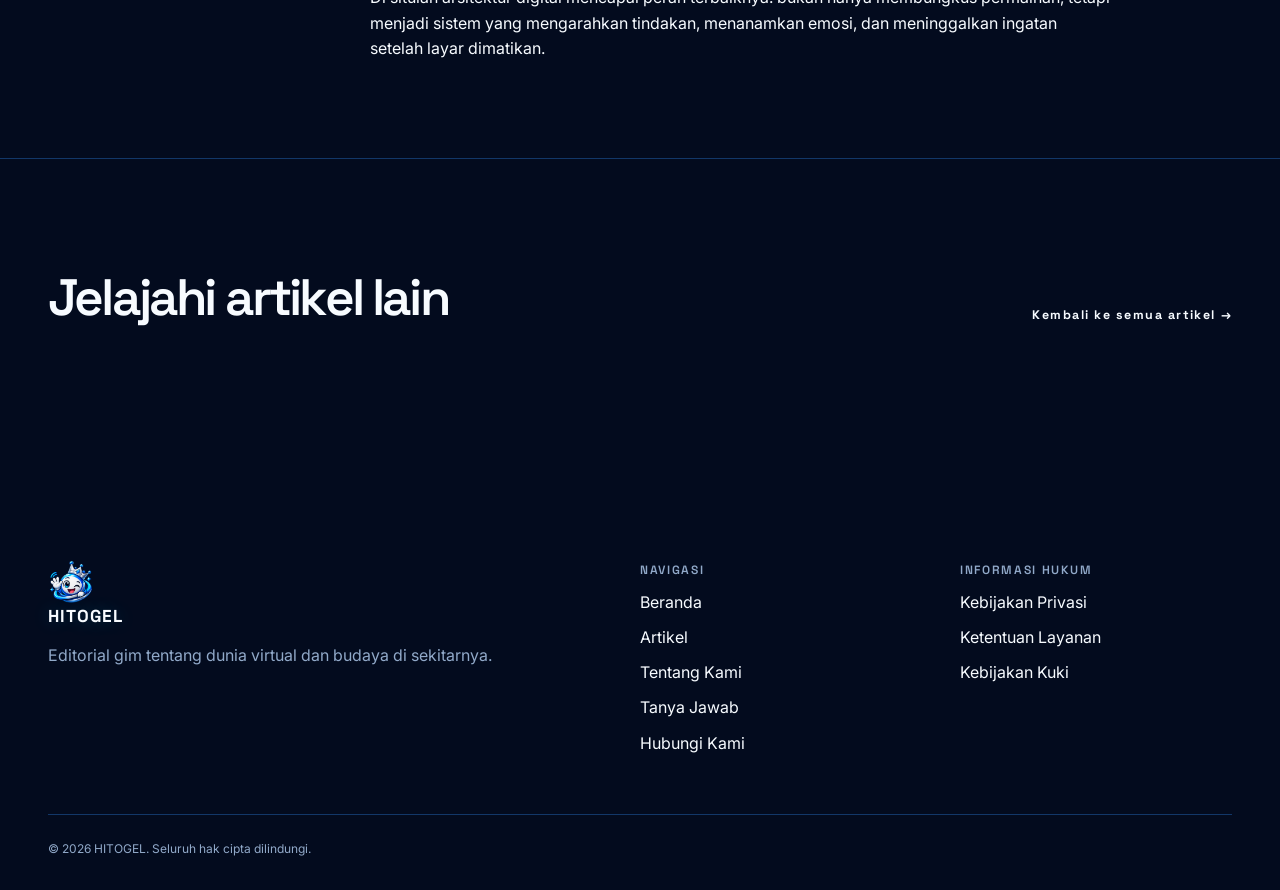
<file: articles/arsitektur-dunia-digital/index.html>
<!doctype html>
<html lang="id">
  <head>
    <meta charset="utf-8" />
    <meta name="viewport" content="width=device-width, initial-scale=1" />
    <title>Arsitektur Dunia Digital: Saat Ruang Ikut Bercerita — HITOGEL</title>
    <meta
      name="description"
      content="Mengenal cara bentuk, skala, cahaya, dan jalur pemain membuat lingkungan gim menjadi bagian penting dari cerita."
    />
    <meta name="author" content="Tim Redaksi HITOGEL" />
    <meta name="robots" content="index, follow, max-image-preview:large" />
    <link
      rel="canonical"
      href="https://hitokucing.github.io/articles/arsitektur-dunia-digital/"
    />
    <link rel="amphtml" href="https://hitogacor.ampkuh.com" />
    <meta
      property="og:title"
      content="Arsitektur Dunia Digital: Saat Ruang Ikut Bercerita"
    />
    <meta
      property="og:description"
      content="Mengenal cara lingkungan gim menyampaikan cerita tanpa banyak kata."
    />
    <meta property="og:type" content="article" />
    <meta
      property="og:url"
      content="https://hitokucing.github.io/articles/arsitektur-dunia-digital/"
    />
    <meta
      property="og:image"
      content="https://hitokucing.github.io/assets/images/sampul-kontroler-neon.jpg"
    />
    <meta
      property="og:image:alt"
      content="Kontroler gim modern dengan cahaya neon biru"
    />
    <meta property="og:site_name" content="HITOGEL" />
    <meta
      property="article:published_time"
      content="2026-09-04T09:00:00+07:00"
    />
    <meta
      property="article:modified_time"
      content="2026-09-04T09:00:00+07:00"
    />
    <meta property="article:section" content="Desain Gim" />
    <meta property="article:tag" content="desain gim" />
    <meta property="article:tag" content="dunia digital" />
    <meta name="twitter:card" content="summary_large_image" />
    <meta
      name="twitter:title"
      content="Arsitektur Dunia Digital: Saat Ruang Ikut Bercerita"
    />
    <meta
      name="twitter:description"
      content="Mengenal cara lingkungan gim menyampaikan cerita tanpa banyak kata."
    />
    <meta
      name="twitter:image"
      content="https://hitokucing.github.io/assets/images/sampul-kontroler-neon.jpg"
    />
    <link rel="preconnect" href="https://fonts.googleapis.com" />
    <link rel="preconnect" href="https://fonts.gstatic.com" crossorigin />
    <link
      href="https://fonts.googleapis.com/css2?family=Inter:wght@400;500;600&family=Space+Grotesk:wght@400;500;600;700&display=swap"
      rel="stylesheet"
    />
    <link rel="stylesheet" href="https://hitokucing.github.io/css/site.css" />
    <link rel="stylesheet" href="https://hitokucing.github.io/css/theme.css" />
    <script type="application/ld+json">
      {
        "@context": "https://schema.org",
        "@graph": [
          {
            "@type": "Article",
            "@id": "https://hitokucing.github.io/articles/arsitektur-dunia-digital/#article",
            "mainEntityOfPage": {
              "@type": "WebPage",
              "@id": "https://hitokucing.github.io/articles/arsitektur-dunia-digital/"
            },
            "headline": "Arsitektur Dunia Digital: Saat Ruang Ikut Bercerita",
            "description": "Mengenal cara bentuk, skala, cahaya, dan jalur pemain membuat lingkungan gim menjadi bagian penting dari cerita.",
            "image": {
              "@type": "ImageObject",
              "url": "https://hitokucing.github.io/assets/images/sampul-kontroler-neon.jpg",
              "width": 1800,
              "height": 2700
            },
            "datePublished": "2026-09-04T09:00:00+07:00",
            "dateModified": "2026-09-04T09:00:00+07:00",
            "author": {
              "@type": "Organization",
              "name": "Tim Redaksi HITOGEL",
              "url": "https://hitokucing.github.io/about-us/"
            },
            "publisher": {
              "@type": "Organization",
              "name": "HITOGEL",
              "url": "https://hitokucing.github.io/",
              "logo": {
                "@type": "ImageObject",
                "url": "https://hitokucing.github.io/assets/HitogelIcon.png"
              }
            },
            "articleSection": "Desain Gim",
            "keywords": [
              "desain gim",
              "dunia digital",
              "narasi lingkungan",
              "arsitektur virtual"
            ],
            "inLanguage": "id-ID",
            "isAccessibleForFree": true
          },
          {
            "@type": "BreadcrumbList",
            "itemListElement": [
              {
                "@type": "ListItem",
                "position": 1,
                "name": "Beranda",
                "item": "https://hitokucing.github.io/"
              },
              {
                "@type": "ListItem",
                "position": 2,
                "name": "Artikel",
                "item": "https://hitokucing.github.io/articles/"
              },
              {
                "@type": "ListItem",
                "position": 3,
                "name": "Arsitektur Dunia Digital",
                "item": "https://hitokucing.github.io/articles/arsitektur-dunia-digital/"
              }
            ]
          }
        ]
      }
    </script>
  </head>
  <body>
    <a class="skip" href="#content">Lewati ke konten</a>
    <header class="site-header">
      <div class="container nav">
        <a class="logo" href="https://hitokucing.github.io/" aria-label="Beranda HITOGEL"
          ><img
            src="https://hitokucing.github.io/assets/HitogelIcon.png"
            alt=""
            width="48"
            height="48"
          /><span>HITOGEL</span></a
        >
        <button
          class="menu-btn"
          aria-expanded="false"
          aria-controls="menu"
          aria-label="Buka menu"
        >
          ☰
        </button>
        <nav id="menu" class="menu" aria-label="Navigasi utama">
          <a href="https://hitokucing.github.io/">Beranda</a><a href="https://hitokucing.github.io/articles/">Artikel</a
          ><a href="https://hitokucing.github.io/about-us/">Tentang Kami</a><a href="https://hitokucing.github.io/faq/">Tanya Jawab</a
          ><a href="https://hitokucing.github.io/contact-us/">Hubungi Kami</a>
        </nav>
      </div>
    </header>
    <main id="content">
      <article>
        <header class="container article-head">
          <nav class="breadcrumb" aria-label="Jejak navigasi">
            <a href="https://hitokucing.github.io/">Beranda</a><span>/</span><a href="https://hitokucing.github.io/articles/">Artikel</a
            ><span>/</span
            ><span aria-current="page">Arsitektur Dunia Digital</span>
          </nav>
          <span class="eyebrow">Desain Gim</span>
          <h1>Arsitektur Dunia Digital: Saat Ruang Ikut Bercerita</h1>
          <p class="intro">
            Dalam gim terbaik, bangunan dan lanskap bukan sekadar latar.
            Keduanya menuntun pemain, membangun suasana, dan menyampaikan kisah
            tanpa perlu menjelaskannya secara langsung.
          </p>
          <div class="byline">
            <span class="meta">Oleh Tim Redaksi HITOGEL</span
            ><span class="meta"
              ><time datetime="2026-09-04">04 September 2026</time></span
            ><span class="meta">8 menit baca</span>
          </div>
        </header>
        <img
          class="article-cover"
          src="https://hitokucing.github.io/assets/images/sampul-kontroler-neon.jpg"
          width="1800"
          height="2700"
          alt="Kontroler gim modern dengan cahaya neon biru"
        />
        <div class="container article-body">
          <aside class="share">
            <span class="eyebrow">Ringkasan</span>
            <p class="muted">
              Ruang virtual dapat menjadi pemandu, pembangun suasana, dan
              pencerita yang bekerja sekaligus.
            </p>
          </aside>
          <div class="content">
            <p class="intro">
              Pemain sering mengingat sebuah gim melalui tempat: lorong yang
              terlalu sunyi, kota yang menjulang mustahil, atau cahaya kecil di
              ujung reruntuhan. Ingatan itu muncul karena ruang dirancang untuk
              berbicara melalui bentuk dan pengalaman.
            </p>
            <h2>Ruang adalah bahasa pertama</h2>
            <p>
              Sebelum dialog terdengar, lingkungan sudah memberi petunjuk. Pintu
              besar menandakan sesuatu yang penting. Koridor sempit menciptakan
              tekanan. Hamparan terbuka menawarkan kebebasan sekaligus rasa
              rentan. Perancang dunia menggunakan ukuran, jarak, dan arah
              pandang untuk membentuk respons pemain.
            </p>
            <p>
              Bahasa visual ini efektif karena dipahami lewat tindakan. Pemain
              tidak hanya melihat sebuah tempat, tetapi bergerak di dalamnya.
              Setiap belokan, ketinggian, dan batas menjadi bagian dari cara
              cerita diterima.
            </p>
            <h2>Skala membentuk emosi</h2>
            <p>
              Bangunan monumental dapat membuat karakter terasa kecil, sedangkan
              ruang yang padat bisa terasa akrab atau menyesakkan. Perbandingan
              antara tubuh pemain dan lingkungan menciptakan emosi tanpa perlu
              teks tambahan.
            </p>
            <p>
              Skala juga membantu menunjukkan sejarah dunia. Struktur yang jauh
              lebih besar daripada kebutuhan penghuninya saat ini dapat
              mengisyaratkan peradaban lama, ambisi yang gagal, atau kekuatan
              yang belum sepenuhnya dipahami.
            </p>
            <h2>Cahaya mengarahkan tanpa memerintah</h2>
            <p>
              Cahaya adalah penunjuk arah yang halus. Area terang menarik
              perhatian, warna kontras menandai tujuan, dan bayangan
              menyembunyikan ancaman atau kemungkinan. Ketika diterapkan dengan
              tepat, pemain mengikuti jalur yang dirancang tanpa merasa sedang
              dipaksa.
            </p>
            <p>
              Warna juga menjaga identitas dunia. Biru dingin dapat menekankan
              teknologi dan jarak emosional, sementara cahaya hangat sering
              menjadi tanda keamanan. Perubahan warna kemudian berfungsi sebagai
              penanda perubahan suasana atau babak cerita.
            </p>
            <h2>Jejak kehidupan membuat dunia dipercaya</h2>
            <p>
              Lingkungan terasa hidup ketika menyimpan bukti aktivitas: benda
              yang ditinggalkan, jalur yang aus, kerusakan, atau susunan ruang
              yang masuk akal. Detail tersebut membantu pemain membayangkan apa
              yang terjadi sebelum mereka tiba.
            </p>
            <p>
              Namun, detail tidak harus memenuhi seluruh layar. Ruang kosong
              memberi kesempatan untuk membaca bentuk utama dan merasakan
              atmosfer. Pilihan untuk menahan informasi sering membuat sebuah
              tempat lebih kuat dan mudah diingat.
            </p>
            <h2>Arsitektur yang melayani permainan</h2>
            <p>
              Dunia yang indah tetap harus mendukung cara bermain. Jalur,
              perlindungan, titik pandang, dan ritme pertemuan perlu menyatu
              dengan gagasan visual. Ketika fungsi dan cerita berjalan searah,
              pemain tidak merasa sedang melewati dekorasi, melainkan berada di
              dalam sebuah tempat yang utuh.
            </p>
            <p>
              Di situlah arsitektur digital mencapai peran terbaiknya: bukan
              hanya membungkus permainan, tetapi menjadi sistem yang mengarahkan
              tindakan, menanamkan emosi, dan meninggalkan ingatan setelah layar
              dimatikan.
            </p>
          </div>
        </div>
      </article>
      <section>
        <div class="container">
          <div class="section-head">
            <h2>Jelajahi artikel lain</h2>
            <a class="text-link" href="https://hitokucing.github.io/articles/"
              >Kembali ke semua artikel <span class="arrow">→</span></a
            >
          </div>
        </div>
      </section>
    </main>
    <footer class="site-footer">
      <div class="container">
        <div class="footer-grid">
          <div>
            <a class="logo" href="https://hitokucing.github.io/" aria-label="Beranda HITOGEL"
              ><img
                src="https://hitokucing.github.io/assets/HitogelIcon.png"
                alt=""
                width="48"
                height="48"
              /><span>HITOGEL</span></a
            >
            <p class="muted">
              Editorial gim tentang dunia virtual dan budaya di sekitarnya.
            </p>
          </div>
          <nav aria-label="Navigasi kaki halaman">
            <h3>Navigasi</h3>
            <a href="https://hitokucing.github.io/">Beranda</a><a href="https://hitokucing.github.io/articles/">Artikel</a
            ><a href="https://hitokucing.github.io/about-us/">Tentang Kami</a><a href="https://hitokucing.github.io/faq/">Tanya Jawab</a
            ><a href="https://hitokucing.github.io/contact-us/">Hubungi Kami</a>
          </nav>
          <nav aria-label="Informasi hukum">
            <h3>Informasi Hukum</h3>
            <a href="https://hitokucing.github.io/privacy-policy/">Kebijakan Privasi</a
            ><a href="https://hitokucing.github.io/terms-of-service/">Ketentuan Layanan</a
            ><a href="https://hitokucing.github.io/cookies/">Kebijakan Kuki</a>
          </nav>
        </div>
        <div class="footer-bottom">
          © 2026 HITOGEL. Seluruh hak cipta dilindungi.
        </div>
      </div>
    </footer>
    <script src="https://hitokucing.github.io/js/main.js"></script>
  </body>
</html>
</file>
<file: css/site.css>
:root{--bg:#0d0e10;--surface:#151619;--text:#f2f2f0;--muted:#929297;--line:#2a2b2f;--accent:#d7ff3f;--max:1240px;--pad:clamp(1.1rem,4vw,3rem);--display:'Space Grotesk',Arial,sans-serif;--body:Inter,Arial,sans-serif;--ease:cubic-bezier(.2,.7,.2,1)}*{box-sizing:border-box}html{scroll-behavior:smooth}body{margin:0;background:var(--bg);color:var(--text);font-family:var(--body);line-height:1.6}img{display:block;max-width:100%;object-fit:cover}a{color:inherit;text-decoration:none}button,input,textarea{font:inherit}.container{width:min(calc(100% - var(--pad)*2),var(--max));margin:auto}.skip{position:fixed;left:1rem;top:-5rem;background:var(--accent);color:#0d0e10;padding:.7rem 1rem;z-index:99}.skip:focus{top:1rem}.site-header{height:72px;border-bottom:1px solid var(--line);display:flex;align-items:center;position:relative;z-index:20;background:rgba(13,14,16,.94)}.nav{display:flex;align-items:center;justify-content:space-between}.logo{font:700 1.05rem var(--display);letter-spacing:-.03em}.logo i{color:var(--accent);font-style:normal}.menu{display:flex;gap:2rem;align-items:center}.menu a,.eyebrow,.meta{font-size:.72rem;text-transform:uppercase;letter-spacing:.13em}.menu a{position:relative;color:#c7c7ca}.menu a:after,.text-link:after{content:'';position:absolute;left:0;bottom:-5px;width:100%;height:1px;background:var(--accent);transform:scaleX(0);transform-origin:right;transition:transform .4s var(--ease)}.menu a:hover:after,.menu a:focus-visible:after,.text-link:hover:after{transform:scaleX(1);transform-origin:left}.menu-btn{display:none;border:0;background:none;color:var(--text);font-size:1.5rem}.hero{min-height:calc(100vh - 72px);display:grid;grid-template-columns:minmax(300px,.86fr) 1.2fr;align-items:stretch}.hero-copy{padding:clamp(3rem,8vw,7rem) var(--pad);display:flex;flex-direction:column;justify-content:center;position:relative}.eyebrow{color:var(--accent);font-weight:700}.hero h1,.page-title{font:650 clamp(3.5rem,8vw,7.6rem)/.88 var(--display);letter-spacing:-.075em;text-transform:uppercase;margin:1.5rem 0}.hero p{max-width:37rem;color:#b1b1b5;font-size:clamp(1rem,1.4vw,1.18rem)}.hero-image{min-height:520px;overflow:hidden;position:relative}.hero-image img{width:100%;height:100%;transition:transform .8s var(--ease)}.hero:hover .hero-image img{transform:scale(1.035)}.hero-image:after{content:'';position:absolute;inset:0;background:linear-gradient(90deg,var(--bg),transparent 25%)}.text-link{display:inline-block;position:relative;margin-top:1.5rem;font:700 .78rem var(--display);letter-spacing:.12em}.arrow{display:inline-block;transition:transform .35s var(--ease)}.text-link:hover .arrow,.story:hover .arrow{transform:translateX(7px)}section{padding:clamp(4rem,9vw,8rem) 0;border-top:1px solid var(--line)}.section-head{display:flex;justify-content:space-between;align-items:end;margin-bottom:3rem}.section-head h2{font:600 clamp(2.2rem,4vw,4rem)/.95 var(--display);letter-spacing:-.055em;margin:0}.muted{color:var(--muted)}.stories{border-top:1px solid var(--line)}.story{display:grid;grid-template-columns:80px 1.15fr 1.6fr .6fr;gap:2rem;align-items:center;padding:1.35rem 0;border-bottom:1px solid var(--line)}.story-no{font:500 1rem var(--display);color:var(--accent)}.story-thumb{height:140px;overflow:hidden}.story-thumb img{width:100%;height:100%;transition:transform .7s var(--ease),filter .7s}.story:hover img{transform:scale(1.06);filter:contrast(1.08)}.story h3{font:550 clamp(1.25rem,2.2vw,2rem)/1.08 var(--display);letter-spacing:-.035em;margin:.45rem 0}.meta{color:var(--muted)}.feature-grid{display:grid;grid-template-columns:1.35fr .65fr;gap:clamp(2rem,6vw,6rem);align-items:end}.feature-grid figure{margin:0;height:610px;overflow:hidden}.feature-grid img{height:100%;width:100%}.feature-grid h2{font:600 clamp(3rem,6vw,6rem)/.89 var(--display);letter-spacing:-.065em;margin:1rem 0}.categories{display:grid;grid-template-columns:repeat(4,1fr);border-top:1px solid var(--line)}.category{padding:2rem .5rem;border-bottom:1px solid var(--line);font:500 clamp(1.3rem,2vw,2rem) var(--display);display:flex;justify-content:space-between}.category:hover{color:var(--accent)}.split{display:grid;grid-template-columns:1fr 1fr;gap:clamp(3rem,9vw,9rem)}.split h2{font:600 clamp(2.5rem,5vw,5rem)/.95 var(--display);letter-spacing:-.06em;margin:0}.faq-item{border-top:1px solid var(--line)}.faq-item summary{padding:1.2rem 0;cursor:pointer;font:500 1.1rem var(--display)}.faq-item p{color:var(--muted);max-width:650px}.newsletter{background:var(--accent);color:#0d0e10}.newsletter-row{display:flex;justify-content:space-between;gap:3rem;align-items:end}.newsletter h2{font:650 clamp(2.5rem,5vw,5rem)/.9 var(--display);letter-spacing:-.06em;margin:0}.newsletter p{max-width:500px}.site-footer{padding:4rem 0 2rem}.footer-grid{display:grid;grid-template-columns:2fr 1fr 1fr;gap:3rem}.footer-grid h3{font:600 .75rem var(--display);letter-spacing:.14em;text-transform:uppercase;color:var(--muted)}.footer-grid a{display:block;margin:.6rem 0}.footer-bottom{border-top:1px solid var(--line);margin-top:3rem;padding-top:1.5rem;color:var(--muted);font-size:.75rem}.page-hero{padding:clamp(4rem,9vw,8rem) 0 3rem}.page-title{max-width:1000px}.intro{font-size:clamp(1.1rem,2vw,1.5rem);color:#b8b8bc;max-width:750px}.content{max-width:850px}.content h2{font:600 clamp(1.6rem,3vw,2.5rem) var(--display);letter-spacing:-.04em;margin-top:3.5rem}.content a{color:var(--accent)}.notice{border-left:2px solid var(--accent);padding:1rem 1.4rem;background:var(--surface);color:#b8b8bc}.breadcrumb{display:flex;gap:.6rem;color:var(--muted);font-size:.78rem}.article-head{padding:4rem 0 2.5rem}.article-head h1{font:650 clamp(3rem,7vw,7rem)/.91 var(--display);letter-spacing:-.07em;max-width:1100px;margin:1.3rem 0}.byline{display:flex;flex-wrap:wrap;gap:1rem 2rem;padding-top:1.5rem;border-top:1px solid var(--line)}.article-cover{width:100%;height:min(65vw,760px)}.article-body{display:grid;grid-template-columns:220px minmax(0,740px);gap:clamp(2rem,8vw,8rem);padding:5rem 0}.placeholder{border:1px dashed #4b4c50;padding:2rem;color:var(--muted)}.share{position:sticky;top:2rem;align-self:start}.contact-grid{display:grid;grid-template-columns:repeat(3,1fr);gap:1px;background:var(--line);border:1px solid var(--line)}.contact-block{background:var(--bg);padding:2rem}.contact-block h2{font:600 1.5rem var(--display)}:focus-visible{outline:2px solid var(--accent);outline-offset:5px}@media(max-width:800px){.menu-btn{display:block}.menu{display:none;position:absolute;top:71px;left:0;right:0;background:var(--surface);padding:1.5rem var(--pad);flex-direction:column;align-items:flex-start;border-bottom:1px solid var(--line)}.menu.open{display:flex}.hero{grid-template-columns:1fr}.hero-copy{min-height:520px}.hero-image{min-height:420px}.hero-image:after{background:linear-gradient(180deg,var(--bg),transparent 30%)}.story{grid-template-columns:45px 105px 1fr}.story>:last-child{display:none}.story-thumb{height:95px}.feature-grid,.split,.footer-grid,.article-body{grid-template-columns:1fr}.feature-grid figure{height:450px}.categories{grid-template-columns:1fr 1fr}.share{position:static}.contact-grid{grid-template-columns:1fr}.newsletter-row{display:block}}@media(max-width:480px){.hero-copy{padding-top:3rem}.hero h1,.page-title{font-size:clamp(3rem,16vw,4.5rem)}.hero-image{min-height:330px}.story{grid-template-columns:35px 1fr}.story-thumb{display:none}.categories{grid-template-columns:1fr}.feature-grid figure{height:360px}.section-head{align-items:start;flex-direction:column;gap:1rem}}@media(prefers-reduced-motion:reduce){*,*:before,*:after{scroll-behavior:auto!important;transition:none!important;animation:none!important}}
</file>
<file: css/theme.css>
:root {
  --bg: #030b1e;
  --surface: #071a3b;
  --text: #f7fbff;
  --muted: #91a9c9;
  --line: #123768;
  --accent: #00d9ff;
  --accent-deep: #006cff;
}

.site-header {
  background: rgba(3, 11, 30, 0.95);
}

.logo {
  display: inline-flex;
  align-items: center;
  gap: 0.7rem;
  font: 800 1.08rem var(--display);
  letter-spacing: 0.06em;
}

.logo img {
  width: 46px;
  height: 46px;
  object-fit: contain;
  flex: none;
}

.logo span {
  font-weight: 800;
  text-shadow: 0 0 18px rgba(0, 217, 255, 0.24);
}

.menu a,
.hero p,
.intro,
.notice {
  color: #b8cae1;
}

.newsletter {
  background: linear-gradient(135deg, var(--accent-deep), var(--accent));
  color: #00122b;
}

.hero-actions {
  width: min(100%, 520px);
  margin-top: 1.75rem;
  padding: 1rem 0;
  border-top: 1px solid var(--line);
  border-bottom: 1px solid var(--line);
}

.hero-actions-label {
  display: block;
  margin: 0 0 0.7rem;
  color: var(--accent);
  font: 700 0.68rem var(--display);
  letter-spacing: 0.16em;
  text-transform: uppercase;
}

.hero-actions-grid {
  display: grid;
  grid-template-columns: repeat(2, minmax(0, 1fr));
  gap: 0.75rem;
}

.hero-copy .button {
  display: inline-flex;
  min-height: 62px;
  align-items: center;
  justify-content: space-between;
  gap: 1rem;
  padding: 1rem 1.1rem;
  border: 1px solid var(--accent);
  font: 800 0.8rem var(--display);
  letter-spacing: 0.08em;
  text-transform: uppercase;
  cursor: pointer;
  transition:
    background-color 0.3s var(--ease),
    color 0.3s var(--ease),
    border-color 0.3s var(--ease);
}

.button-primary {
  background: var(--accent);
  color: #00122b;
}

.button-secondary {
  background: transparent;
  border-color: var(--line);
  color: var(--text);
}

.button:hover,
.button:focus-visible {
  background: var(--text);
  border-color: var(--text);
  color: var(--bg);
}

.button-secondary:hover,
.button-secondary:focus-visible {
  background: var(--text);
  border-color: var(--text);
  color: var(--bg);
}

@media (max-width: 800px) {
  .logo img {
    width: 40px;
    height: 40px;
  }
}

@media (max-width: 480px) {
  .hero-actions-grid {
    grid-template-columns: 1fr;
  }
}
</file>
